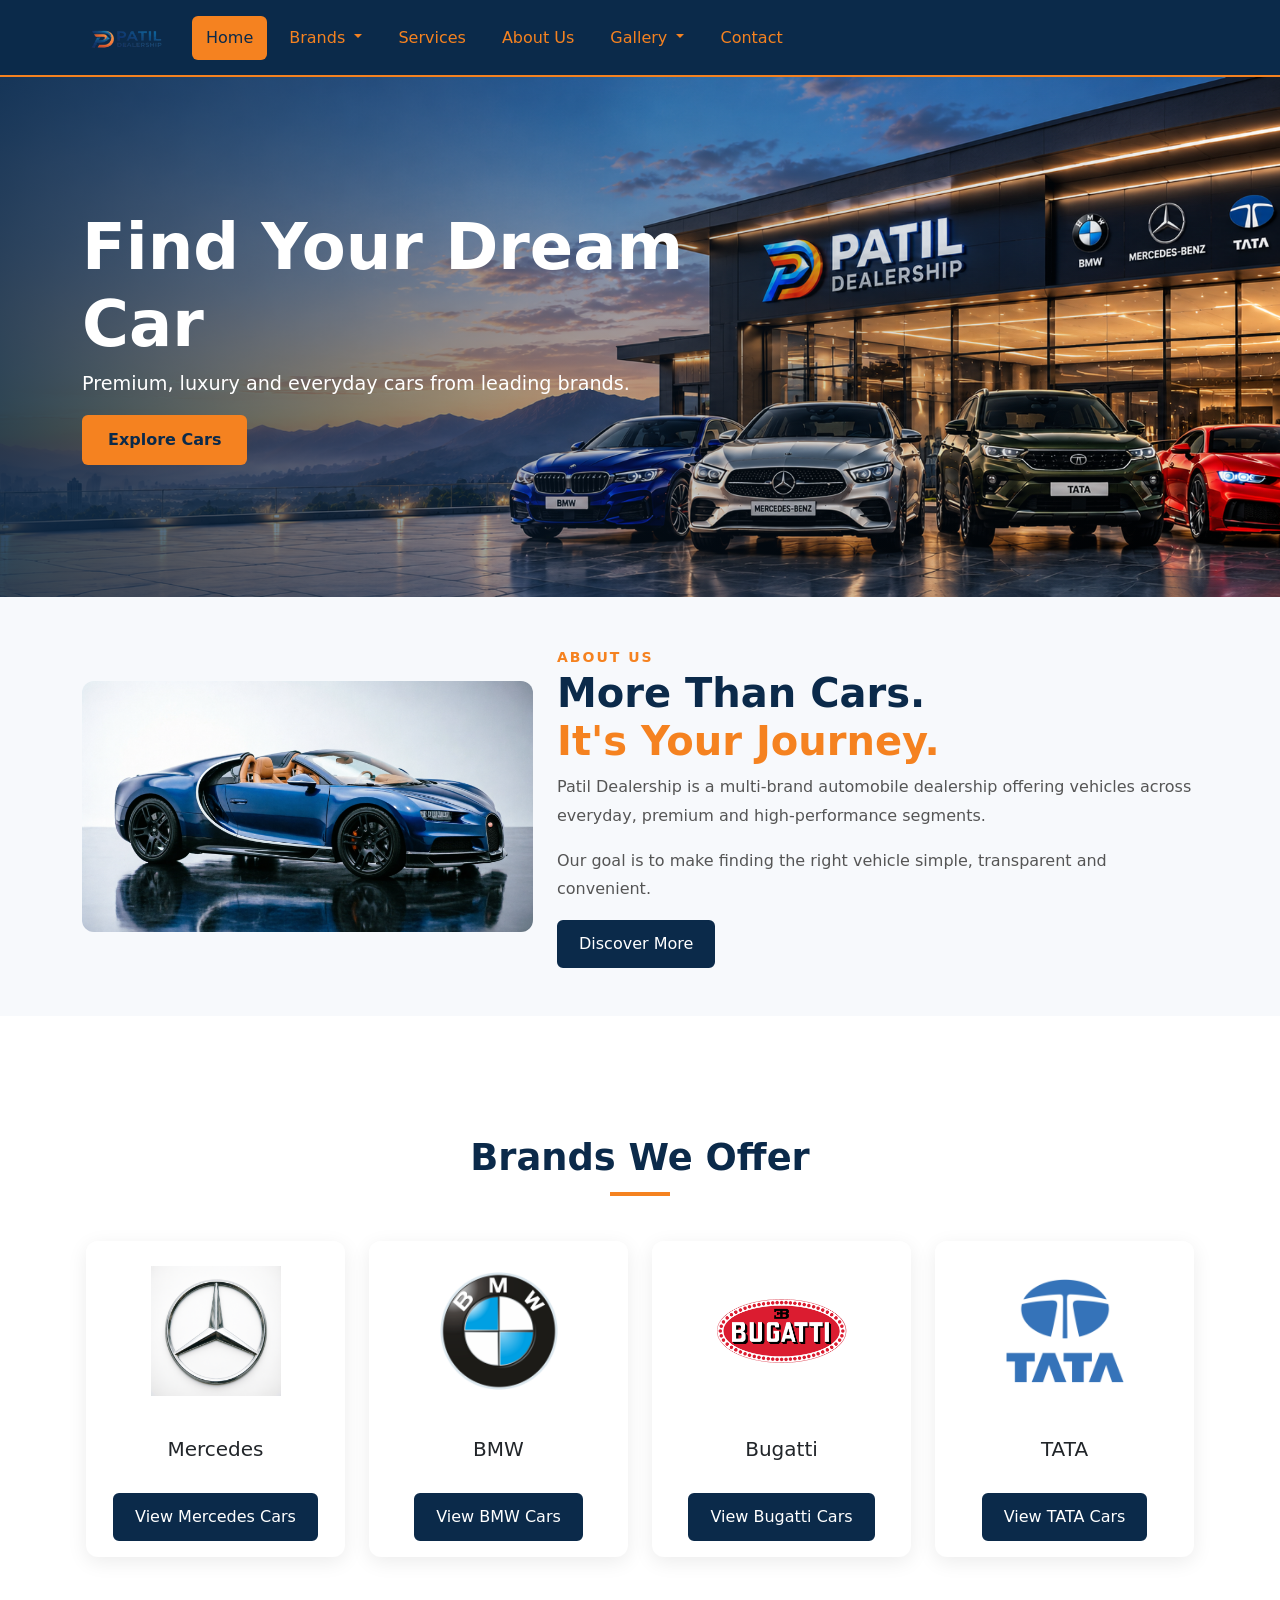
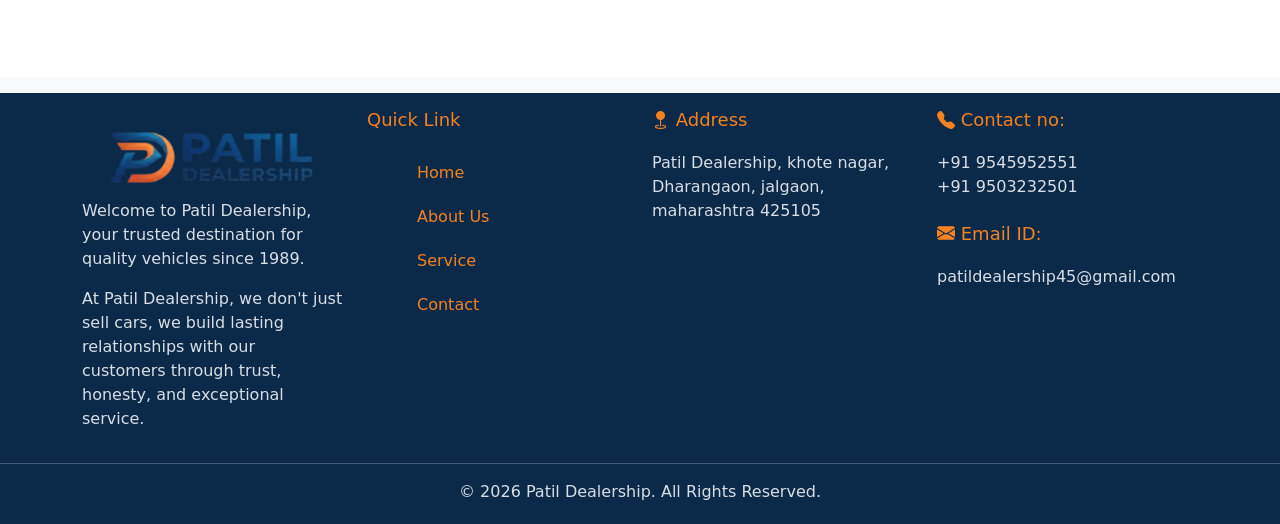
<file: index.html>
<!doctype html>
<html lang="en">
  <head>
    <meta charset="utf-8" />
    <meta name="viewport" content="width=device-width, initial-scale=1" />
    <title>Patil Dealership | Premium & Multi-Brand Cars</title>

    <link
      href="https://cdn.jsdelivr.net/npm/bootstrap@5.3.8/dist/css/bootstrap.min.css"
      rel="stylesheet"
      integrity="sha384-sRIl4kxILFvY47J16cr9ZwB07vP4J8+LH7qKQnuqkuIAvNWLzeN8tE5YBujZqJLB"
      crossorigin="anonymous"
    />

    <link
      rel="stylesheet"
      href="https://cdn.jsdelivr.net/npm/bootstrap-icons@1.13.1/font/bootstrap-icons.min.css"
    />

    <link rel="stylesheet" href="css/style.css" />
  </head>

  <body class="primary-bg">
    <header>
      <nav class="navbar navbar-expand-lg secondary-bg">
        <div class="container">
          <a class="navbar-brand" href="index.html"
            ><img src="images/logo.png" width="100"
          /></a>
          <button
            class="navbar-toggler third-bg"
            type="button"
            data-bs-toggle="collapse"
            data-bs-target="#navbarSupportedContent"
            aria-controls="navbarSupportedContent"
            aria-expanded="false"
            aria-label="Toggle navigation"
          >
            <span class="navbar-toggler-icon"></span>
          </button>
          <div class="collapse navbar-collapse" id="navbarSupportedContent">
            <ul class="navbar-nav me-auto mb-2 mb-lg-0">
              <li class="nav-item">
                <a
                  class="nav-link text-nav active-menu secondary-text"
                  href="index.html"
                  >Home</a
                >
              </li>
              <li class="nav-item dropdown">
                <a
                  class="nav-link text-nav dropdown-toggle secondary-text"
                  href="#"
                  role="button"
                  data-bs-toggle="dropdown"
                  aria-expanded="false"
                >
                  Brands
                </a>
                <ul class="dropdown-menu">
                  <li>
                    <a
                      class="dropdown-item text-nav secondary-text"
                      href="bmw.html"
                      >BMW</a
                    >
                  </li>
                  <li>
                    <a
                      class="dropdown-item text-nav secondary-text"
                      href="mercedes.html"
                      >Mercedes-Benz</a
                    >
                  </li>
                  <li>
                    <a
                      class="dropdown-item text-nav secondary-text"
                      href="bugatti.html"
                      >Bugatti</a
                    >
                  </li>
                  <li>
                    <a
                      class="dropdown-item text-nav secondary-text"
                      href="tata.html"
                      >Tata</a
                    >
                  </li>
                </ul>
              </li>

              <li class="nav-item">
                <a class="nav-link text-nav secondary-text" href="services.html"
                  >Services</a
                >
              </li>

              <li class="nav-item">
                <a class="nav-link text-nav secondary-text" href="about.html"
                  >About Us</a
                >
              </li>

              <li class="nav-item dropdown">
                <a
                  class="nav-link text-nav dropdown-toggle secondary-text"
                  href="#"
                  role="button"
                  data-bs-toggle="dropdown"
                  aria-expanded="false"
                >
                  Gallery
                </a>
                <ul class="dropdown-menu">
                  <li>
                    <a
                      class="dropdown-item text-nav secondary-text"
                      href="photo.html"
                      >Photo</a
                    >
                  </li>
                  <li>
                    <a
                      class="dropdown-item text-nav secondary-text"
                      href="video.html"
                      >Video</a
                    >
                  </li>
                </ul>
              </li>

              <li class="nav-item">
                <a class="nav-link text-nav secondary-text" href="contact.html"
                  >Contact</a
                >
              </li>
            </ul>
          </div>
        </div>
      </nav>
    </header>

    <main>
      <!-- hero section start -->
      <section class="hero">
        <img src="images/cover.png" alt="Patil Dealership" class="hero-img" />

        <div class="hero-overlay">
          <div class="container">
            <h1>Find Your Dream Car</h1>
            <p>Premium, luxury and everyday cars from leading brands.</p>

            <a href="#brands" class="btn hero-btn"> Explore Cars </a>
          </div>
        </div>
      </section>
      <!-- hero section end -->

      <!-- about section start -->
      <section class="about-preview py-5">
        <div class="container">
          <div class="row align-items-center">
            <div class="col-lg-5">
              <div class="about-image">
                <img
                  src="images/bugatti mistral2.png"
                  alt="Bugatti Mistral"
                  class="img-fluid"
                />
              </div>
            </div>

            <div class="col-lg-7">
              <span class="section-label">ABOUT US</span>

              <h2>
                More Than Cars.<br />
                <span>It's Your Journey.</span>
              </h2>

              <p>
                Patil Dealership is a multi-brand automobile dealership offering
                vehicles across everyday, premium and high-performance segments.
              </p>
              <p>
                Our goal is to make finding the right vehicle simple,
                transparent and convenient.
              </p>

              <a href="about.html" class="btn primary-btn"> Discover More </a>
            </div>
          </div>
        </div>
      </section>
      <!-- about section end -->

      <!-- Card Section start -->
      <section class="brands-section" id="brands">
        <div class="container p-3 mt-4">
          <div class="row">
            <h2 class="section-title">Brands We Offer</h2>
            <div class="col-12 col-sm-6 col-lg-3 mb-4">
              <div class="card brand-card">
                <img
                  src="images/Mercedes Logo.png"
                  class="card-img-top"
                  alt="mercedes logo"
                />
                <div class="card-body">
                  <h5 class="card-title align_center">Mercedes</h5>
                  <br />
                  <a href="mercedes.html" class="btn primary-btn"
                    >View Mercedes Cars</a
                  >
                </div>
              </div>
            </div>
            <div class="col-12 col-sm-6 col-lg-3 mb-4">
              <div class="card brand-card">
                <img
                  src="images/bmw logo.png"
                  class="card-img-top"
                  alt="BMW Logo"
                />
                <div class="card-body">
                  <h5 class="card-title align_center">BMW</h5>
                  <br />
                  <a href="bmw.html" class="btn primary-btn">View BMW Cars</a>
                </div>
              </div>
            </div>
            <div class="col-12 col-sm-6 col-lg-3 mb-4">
              <div class="card brand-card">
                <img
                  src="images/bugatti logo.png"
                  class="card-img-top"
                  alt="Bugatti Logo"
                />
                <div class="card-body">
                  <h5 class="card-title align_center">Bugatti</h5>
                  <br />
                  <a href="bugatti.html" class="btn primary-btn"
                    >View Bugatti Cars</a
                  >
                </div>
              </div>
            </div>
            <div class="col-12 col-sm-6 col-lg-3 mb-4">
              <div class="card brand-card">
                <img
                  src="images/Tata Logo.png"
                  class="card-img-top"
                  alt="Tata Logo"
                />
                <div class="card-body">
                  <h5 class="card-title">TATA</h5>
                  <br />
                  <a href="tata.html" class="btn primary-btn">View TATA Cars</a>
                </div>
              </div>
            </div>
          </div>
        </div>
      </section>
      <!-- Card Section end -->
    </main>

    <footer class="secondary-bg mt-3 pt-3">
      <div class="container">
        <div class="row">
          <div class="col-md-3 secondary-text">
            <img src="images/logo.png" alt="logo" class="img-fluid" />
            <p>
              Welcome to Patil Dealership, your trusted destination for quality
              vehicles since 1989.
            </p>
            <p>
              At Patil Dealership, we don't just sell cars, we build lasting
              relationships with our customers through trust, honesty, and
              exceptional service.
            </p>
          </div>
          <div class="col-md-3 secondary-text">
            <h2>Quick Link</h2>
            <ul class="list-style-none secondary-text">
              <li><a href="index.html" class="nav-link">Home</a></li>
              <li><a href="about.html" class="nav-link">About Us</a></li>
              <li><a href="services.html" class="nav-link">Service</a></li>
              <li><a href="contact.html" class="nav-link">Contact </a></li>
            </ul>
          </div>
          <div class="col-md-3 secondary-text">
            <h2><i class="bi bi-geo-fill"></i> Address</h2>
            <p>
              Patil Dealership, khote nagar, Dharangaon, jalgaon, maharashtra
              425105
            </p>
          </div>
          <div class="col-md-3 secondary-text">
            <h2><i class="bi bi-telephone-fill"></i> Contact no:</h2>
            <a href="tel:+919545952551">+91 9545952551</a><br />
            <a href="tel:+919503232501">+91 9503232501</a>
            <br /><br />
            <h2><i class="bi bi-envelope-fill"></i> Email ID:</h2>
            <a href="mailto:patildealership45@gmail.com"
              >patildealership45@gmail.com
            </a>
          </div>
        </div>
      </div>
      <div class="footer-bottom">
        <hr />
        <p class="text-center mb-0">
          © 2026 Patil Dealership. All Rights Reserved.
        </p>
      </div>
    </footer>

    <div class="bg-url()"></div>

    <script
      src="https://cdn.jsdelivr.net/npm/bootstrap@5.3.8/dist/js/bootstrap.bundle.min.js"
      integrity="sha384-FKyoEForCGlyvwx9Hj09JcYn3nv7wiPVlz7YYwJrWVcXK/BmnVDxM+D2scQbITxI"
      crossorigin="anonymous"
    ></script>
    
  </body>
</html>
</file>
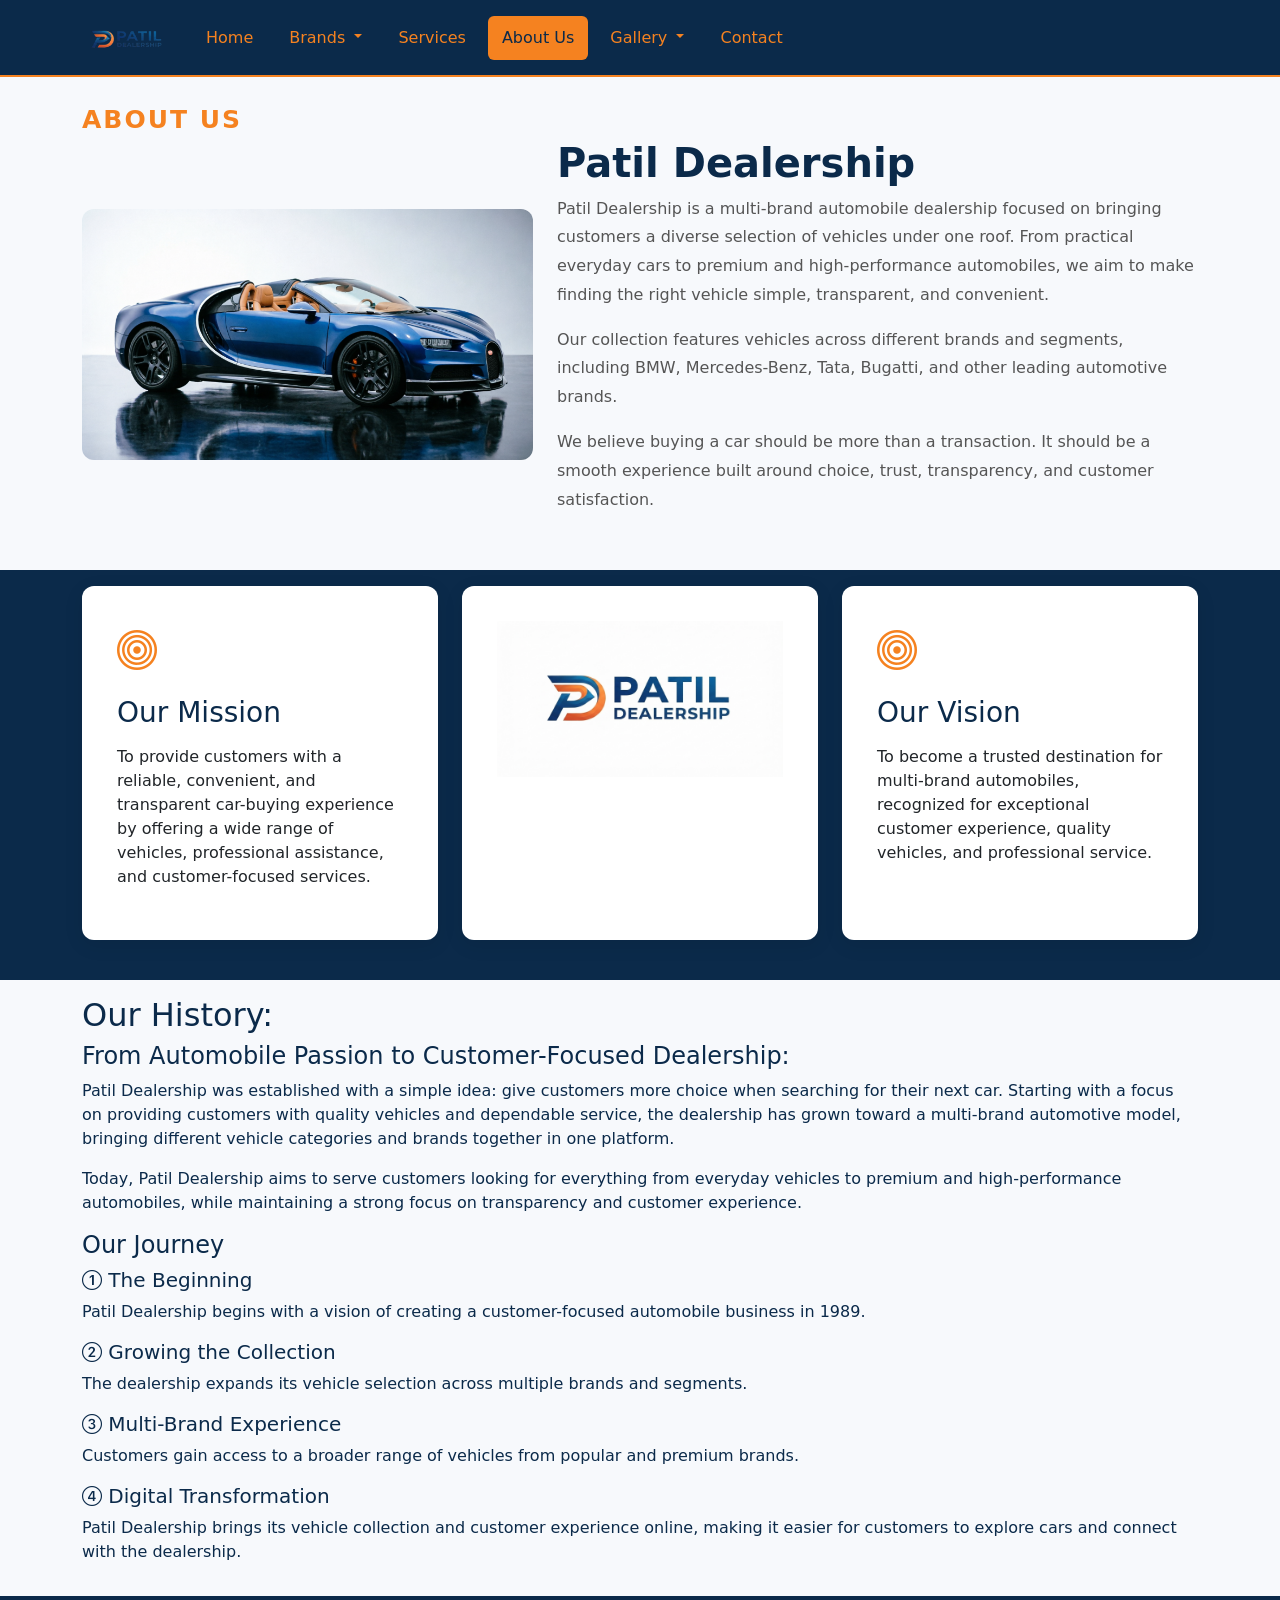
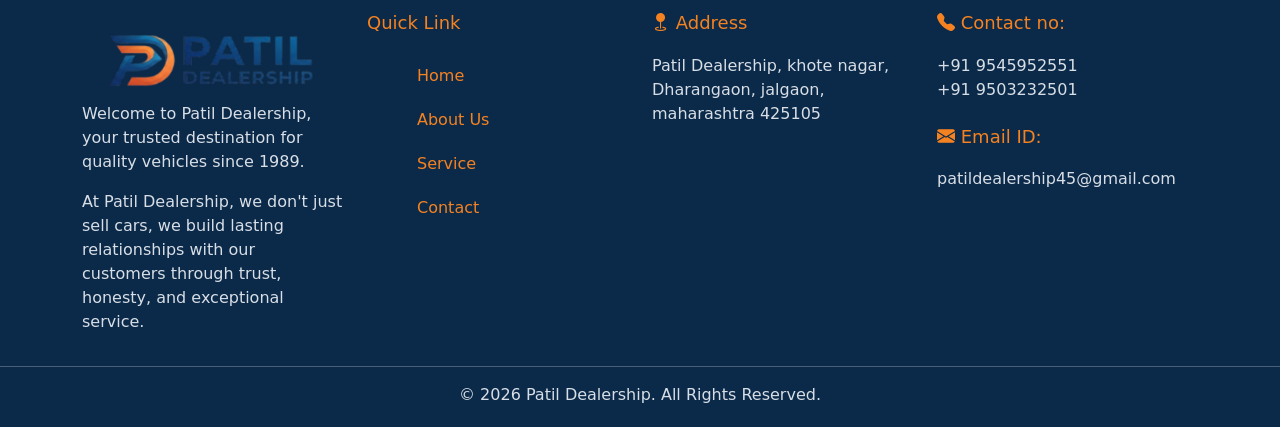
<file: about.html>
<!doctype html>
<html lang="en">
  <head>
    <meta charset="utf-8" />
    <meta name="viewport" content="width=device-width, initial-scale=1" />
    <title>About Us | Patil Dealership</title>

    <link
      href="https://cdn.jsdelivr.net/npm/bootstrap@5.3.8/dist/css/bootstrap.min.css"
      rel="stylesheet"
      integrity="sha384-sRIl4kxILFvY47J16cr9ZwB07vP4J8+LH7qKQnuqkuIAvNWLzeN8tE5YBujZqJLB"
      crossorigin="anonymous"
    />

    <link
      rel="stylesheet"
      href="https://cdn.jsdelivr.net/npm/bootstrap-icons@1.13.1/font/bootstrap-icons.min.css"
    />

    <link rel="stylesheet" href="css/style.css" />
  </head>
  <body class="primary-bg">
    <header>
      <nav class="navbar navbar-expand-lg secondary-bg">
        <div class="container">
          <a class="navbar-brand" href="#"
            ><img src="images/logo.png" width="100"
          /></a>
          <button
            class="navbar-toggler third-bg"
            type="button"
            data-bs-toggle="collapse"
            data-bs-target="#navbarSupportedContent"
            aria-controls="navbarSupportedContent"
            aria-expanded="false"
            aria-label="Toggle navigation"
          >
            <span class="navbar-toggler-icon"></span>
          </button>
          <div class="collapse navbar-collapse" id="navbarSupportedContent">
            <ul class="navbar-nav me-auto mb-2 mb-lg-0">
              <li class="nav-item">
                <a class="nav-link text-nav secondary-text" href="index.html"
                  >Home</a
                >
              </li>
              <li class="nav-item dropdown">
                <a
                  class="nav-link text-nav dropdown-toggle secondary-text"
                  href="#"
                  role="button"
                  data-bs-toggle="dropdown"
                  aria-expanded="false"
                >
                  Brands
                </a>
                <ul class="dropdown-menu">
                  <li>
                    <a
                      class="dropdown-item text-nav secondary-text"
                      href="bmw.html"
                      >BMW</a
                    >
                  </li>
                  <li>
                    <a
                      class="dropdown-item text-nav secondary-text"
                      href="mercedes.html"
                      >Mercedes-Benz</a
                    >
                  </li>
                  <li>
                    <a
                      class="dropdown-item text-nav secondary-text"
                      href="bugatti.html"
                      >Bugatti</a
                    >
                  </li>
                  <li>
                    <a
                      class="dropdown-item text-nav secondary-text"
                      href="tata.html"
                      >Tata</a
                    >
                  </li>
                </ul>
              </li>

              <li class="nav-item">
                <a class="nav-link text-nav secondary-text" href="services.html"
                  >Services</a
                >
              </li>

              <li class="nav-item">
                <a
                  class="nav-link text-nav secondary-text active-menu"
                  href="about.html"
                  >About Us</a
                >
              </li>

              <li class="nav-item dropdown">
                <a
                  class="nav-link text-nav dropdown-toggle secondary-text"
                  href="#"
                  role="button"
                  data-bs-toggle="dropdown"
                  aria-expanded="false"
                >
                  Gallery
                </a>
                <ul class="dropdown-menu">
                  <li>
                    <a
                      class="dropdown-item text-nav secondary-text"
                      href="photo.html"
                      >Photo</a
                    >
                  </li>
                  <li>
                    <a
                      class="dropdown-item text-nav secondary-text"
                      href="video.html"
                      >Video</a
                    >
                  </li>
                </ul>
              </li>

              <li class="nav-item">
                <a class="nav-link text-nav secondary-text" href="contact.html"
                  >Contact</a
                >
              </li>
            </ul>
          </div>
        </div>
      </nav>
    </header>

    <main>
      <!-- Section 1 about us start -->
      <section class="about-preview py-4">
        <div class="container">
          <span class="page-label">ABOUT US</span>
          <div class="row align-items-center">
            <div class="col-lg-5">
              <div class="about-image">
                <img
                  src="images/bugatti mistral2.png"
                  alt="Bugatti Mistral"
                  class="img-fluid"
                />
              </div>
            </div>

            <div class="col-lg-7">
              
              <h2>
                Patil Dealership<br />
                
              </h2>
              <p>
                Patil Dealership is a multi-brand automobile dealership focused
                on bringing customers a diverse selection of vehicles under one
                roof. From practical everyday cars to premium and
                high-performance automobiles, we aim to make finding the right
                vehicle simple, transparent, and convenient.
              </p>
              <p>
                Our collection features vehicles across different brands and
                segments, including BMW, Mercedes-Benz, Tata, Bugatti, and other
                leading automotive brands.
              </p>
              <p>
                We believe buying a car should be more than a transaction. It
                should be a smooth experience built around choice, trust,
                transparency, and customer satisfaction.
              </p>

            </div>
          </div>
        </div>
      </section>
      <!-- Section 1 about us start -->

      <!-- section 2 start -->
      <section class="mt-3 secondary-bg p-3">
        <div class="container">
          <div class="row">
            <div class="col-md-4 pb-4">
              <div class="info-card">
                <i class="bi bi-bullseye"></i>
                <h3>Our Mission</h3>
                <p>
                  To provide customers with a reliable, convenient, and
                  transparent car-buying experience by offering a wide range of
                  vehicles, professional assistance, and customer-focused
                  services.
                </p>
              </div>
            </div>
            <div class="col-md-4 pb-4">
              <div class="info-card">
                <img
                  src="images/1788269837958.png"
                  alt="LOGO"
                  class="img-fluid"
                />
              </div>
            </div>
            <div class="col-md-4 pb-4">
              <div class="info-card">
                <i class="bi bi-bullseye"></i>
                <h3>Our Vision</h3>
                <p>
                  To become a trusted destination for multi-brand automobiles,
                  recognized for exceptional customer experience, quality
                  vehicles, and professional service.
                </p>
              </div>
            </div>
            <!-- <div class="col-4 bg-warning ">
                            <h2>mission</h2>
                            <p>To provide customers with a reliable, convenient,
                                and transparent car-buying experience by
                                offering a wide range of vehicles, professional
                                assistance, and customer-focused services.</p>
                        </div>
                        <div class="col-4 bg-primary">
                            <img src="images/1788269837958.png" alt="LOGO"
                                class="img-fluid">
                        </div>
                        <div class="col-4 bg-success">
                            <h2>Our Vission</h2>
                            <p>To become a trusted destination for multi-brand
                                automobiles, recognized for exceptional customer
                                experience, quality vehicles, and professional
                                service.</p>
                        </div> -->
          </div>
        </div>
      </section>
      <!-- section 2 start -->

      <!-- section 3 history start -->
      <section class="mt-3">
        <div class="container">
          <div class="row">
            <div class="col-md-12 primary-text">
              <h2>Our History:</h2>
              <h4>From Automobile Passion to Customer-Focused Dealership:</h4>
              <p>
                Patil Dealership was established with a simple idea: give
                customers more choice when searching for their next car.
                Starting with a focus on providing customers with quality
                vehicles and dependable service, the dealership has grown toward
                a multi-brand automotive model, bringing different vehicle
                categories and brands together in one platform.
              </p>
              <p>
                Today, Patil Dealership aims to serve customers looking for
                everything from everyday vehicles to premium and
                high-performance automobiles, while maintaining a strong focus
                on transparency and customer experience.
              </p>

              <h4>Our Journey</h4>

              <h5><i class="bi bi-1-circle"></i> The Beginning</h5>
              <p>
                Patil Dealership begins with a vision of creating a
                customer-focused automobile business in 1989.
              </p>

              <h5><i class="bi bi-2-circle"></i> Growing the Collection</h5>
              <p>
                The dealership expands its vehicle selection across multiple
                brands and segments.
              </p>

              <h5><i class="bi bi-3-circle"></i> Multi-Brand Experience</h5>
              <p>
                Customers gain access to a broader range of vehicles from
                popular and premium brands.
              </p>

              <h5><i class="bi bi-4-circle"></i> Digital Transformation</h5>
              <p>
                Patil Dealership brings its vehicle collection and customer
                experience online, making it easier for customers to explore
                cars and connect with the dealership.
              </p>
            </div>
          </div>
        </div>
      </section>
      <!-- section 3 history start -->
    </main>

    <footer class="secondary-bg mt-3 pt-3">
      <div class="container">
        <div class="row">
          <div class="col-md-3 secondary-text">
            <img src="images/logo.png" alt="logo" class="img-fluid" />
            <p>
              Welcome to Patil Dealership, your trusted destination for quality
              vehicles since 1989.
            </p>
            <p>
              At Patil Dealership, we don't just sell cars, we build lasting
              relationships with our customers through trust, honesty, and
              exceptional service.
            </p>
          </div>
          <div class="col-md-3 secondary-text">
            <h2>Quick Link</h2>
            <ul class="list-style-none secondary-text">
              <li><a href="index.html" class="nav-link">Home</a></li>
              <li><a href="about.html" class="nav-link">About Us</a></li>
              <li><a href="services.html" class="nav-link">Service</a></li>
              <li><a href="contact.html" class="nav-link">Contact </a></li>
            </ul>
          </div>
          <div class="col-md-3 secondary-text">
            <h2><i class="bi bi-geo-fill"></i> Address</h2>
            <p>
              Patil Dealership, khote nagar, Dharangaon, jalgaon, maharashtra
              425105
            </p>
          </div>
          <div class="col-md-3 secondary-text">
            <h2><i class="bi bi-telephone-fill"></i> Contact no:</h2>
            <a href="tel:+919545952551">+91 9545952551</a><br>
            <a href="tel:+919503232501">+91 9503232501</a>
                        <br><br>
                        <h2><i class="bi bi-envelope-fill"></i> Email ID:</h2>
            <a href="mailto:patildealership45@gmail.com">patildealership45@gmail.com </a>
          </div>
        </div>
      </div>
    <div class="footer-bottom">
                <hr>
                <p class="text-center mb-0">
                    © 2026 Patil Dealership. All Rights Reserved.
                </p>
            </div>
        </footer>

    <script
      src="https://cdn.jsdelivr.net/npm/bootstrap@5.3.8/dist/js/bootstrap.bundle.min.js"
      integrity="sha384-FKyoEForCGlyvwx9Hj09JcYn3nv7wiPVlz7YYwJrWVcXK/BmnVDxM+D2scQbITxI"
      crossorigin="anonymous"
    ></script>
  </body>
</html>
</file>
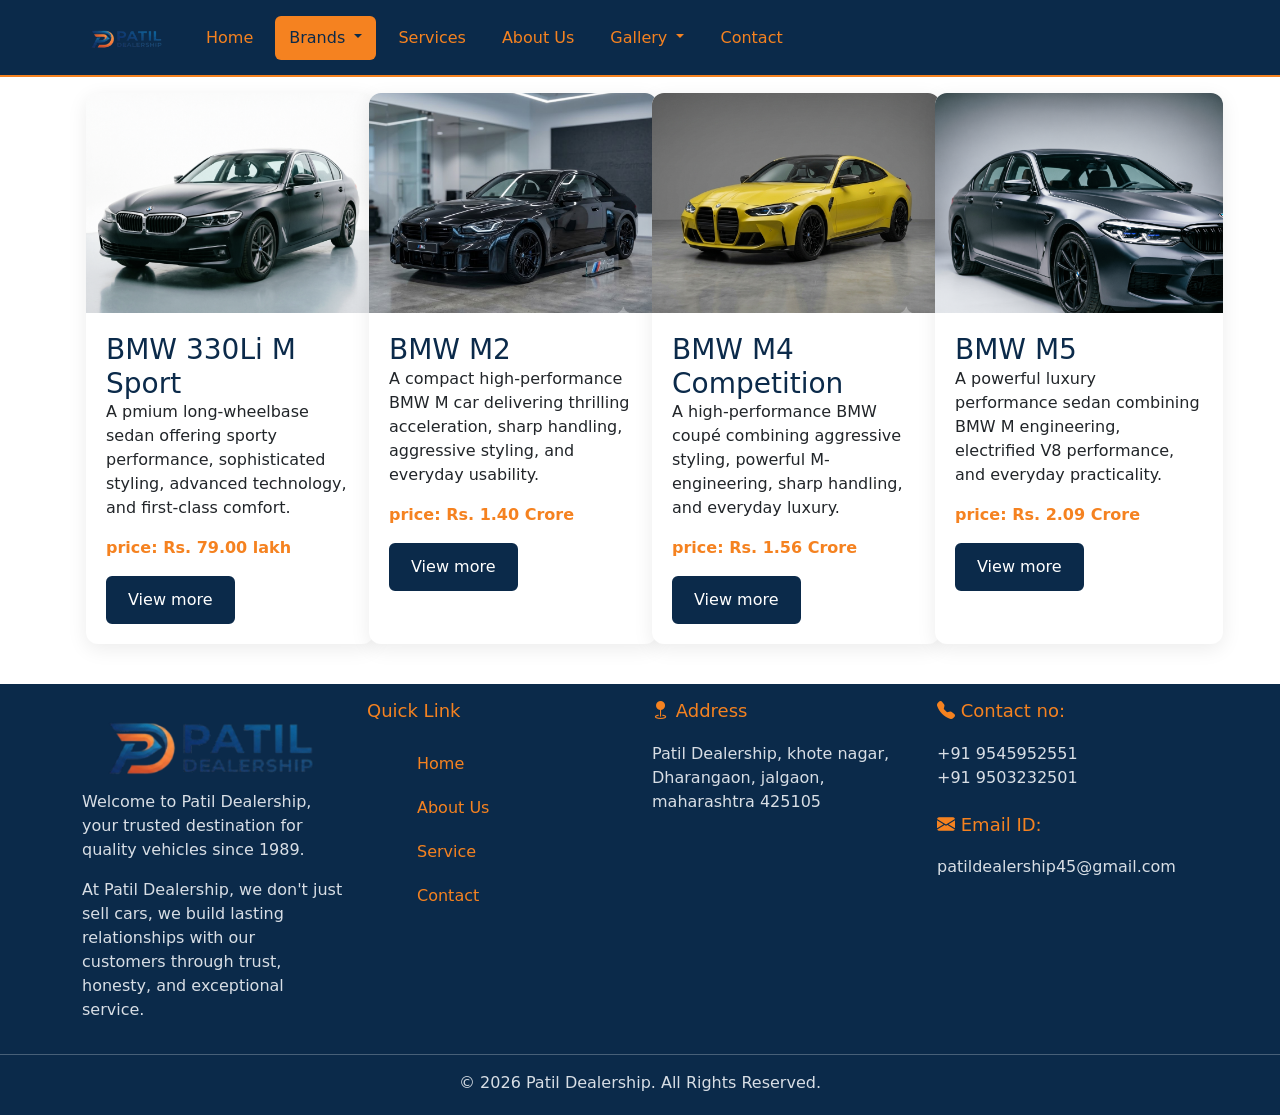
<file: bmw.html>
<!doctype html>
<html lang="en">

<head>
    <meta charset="utf-8">
    <meta name="viewport" content="width=device-width, initial-scale=1">
    <title>BMW</title>

    <link href="https://cdn.jsdelivr.net/npm/bootstrap@5.3.8/dist/css/bootstrap.min.css" rel="stylesheet"
        integrity="sha384-sRIl4kxILFvY47J16cr9ZwB07vP4J8+LH7qKQnuqkuIAvNWLzeN8tE5YBujZqJLB" crossorigin="anonymous">

    <link rel="stylesheet" href="https://cdn.jsdelivr.net/npm/bootstrap-icons@1.13.1/font/bootstrap-icons.min.css">

    <link rel="stylesheet" href="css/style.css">
</head>

<body class="page-bg ">
    <header>
        <nav class="navbar navbar-expand-lg secondary-bg">
            <div class="container">
                <a class="navbar-brand" href="#"><img src="images/logo.png" width="100"></a>
                <button class="navbar-toggler third-bg" type="button" data-bs-toggle="collapse"
                    data-bs-target="#navbarSupportedContent" aria-controls="navbarSupportedContent"
                    aria-expanded="false" aria-label="Toggle navigation">
                    <span class="navbar-toggler-icon"></span>
                </button>
                <div class="collapse navbar-collapse" id="navbarSupportedContent">
                    <ul class="navbar-nav me-auto mb-2 mb-lg-0">
                        <li class="nav-item ">
                            <a class="nav-link text-nav secondary-text" href="index.html">Home</a>
                        </li>

                        <li class="nav-item dropdown">
                            <a class="nav-link text-nav dropdown-toggle secondery-tex active-menu" href="#"
                                role="button" data-bs-toggle="dropdown" aria-expanded="false">
                                Brands
                            </a>
                            <ul class="dropdown-menu">
                                <li><a class="dropdown-item text-nav secondary-text" href="bmw.html">BMW</a></li>
                                <li><a class="dropdown-item text-nav secondary-text"
                                        href="mercedes.html">Mercedes-Benz</a></li>
                                <li><a class="dropdown-item text-nav secondary-text" href="bugatti.html">Bugatti</a>
                                </li>
                                <li><a class="dropdown-item text-nav secondary-text" href="tata.html">Tata</a></li>
                            </ul>
                        </li>
                        </li>



                        <li class="nav-item">
                            <a class="nav-link text-nav secondary-text" href="services.html">Services</a>
                        </li>

                        <li class="nav-item ">
                            <a class="nav-link text-nav secondary-text" href="about.html">About
                                Us</a>
                        </li>

                        <li class="nav-item dropdown">
                            <a class="nav-link text-nav dropdown-toggle  secondary-text" href="#" role="button"
                                data-bs-toggle="dropdown" aria-expanded="false">
                                Gallery
                            </a>
                            <ul class="dropdown-menu">
                                <li><a class="dropdown-item text-nav  secondary-text" href="photo.html">Photo</a></li>
                                <li><a class="dropdown-item text-nav  secondary-text" href="video.html">Video</a></li>
                            </ul>
                        </li>

                        <li class="nav-item">
                            <a class="nav-link text-nav secondary-text " href="contact.html">Contact</a>
                        </li>


                    </ul>
                </div>
            </div>
        </nav>
    </header>

    <main>
        <section>
            <div class="container p-3">
                <div class="row">
                    <div class="col-md-3 mb-2">
                        <div class="car-card" style="width: 18rem;">
                            <img src="images/BMW 330 Li .png" class="card-img-top" alt="BMW M2">
                            <div class="car-card-body">
                                <h3 class="card-title">BMW 330Li M Sport</h3>
                                <p class="card-text">A pmium long-wheelbase sedan offering sporty performance,
                                    sophisticated styling, advanced technology, and first-class comfort.</p>
                                    <p class="car-price">price: Rs. 79.00 lakh</p>
                                <button type="button" class="btn primary-btn" data-bs-toggle="modal"
                                    data-bs-target="#BMW_330_Li">
                                    View more
                                </button>
                            </div>
                        </div>
                    </div>
                    <div class="col-md-3 mb-2 ">
                        <div class="car-card" style="width: 18rem;">
                            <img src="images/BMW M2.png" class="card-img-top" alt="BMW M2">
                            <div class="car-card-body">
                                <h3 class="card-title">BMW M2</h3>
                                <p class="card-text">A compact high-performance BMW M car delivering thrilling
                                    acceleration, sharp handling, aggressive styling, and everyday usability.</p>
                                <p class="car-price">price: Rs. 1.40 Crore</p>
                                <button type="button" class="btn primary-btn" data-bs-toggle="modal"
                                    data-bs-target="#BMW_M2">
                                    View more
                                </button>
                            </div>
                        </div>
                    </div>
                    <div class="col-md-3 mb-2">
                        <div class="car-card" style="width: 18rem;">
                            <img src="images/BMW M4.png" class="card-img-top" alt="BMW M2">
                            <div class="car-card-body">
                                <h3 class="card-title">BMW M4 Competition</h3>
                                <p class="card-text">A high-performance BMW coupé combining aggressive styling, powerful M-engineering, sharp handling, and everyday luxury.</p>
                                <p class="car-price">price: Rs. 1.56 Crore</p>
                                <button type="button" class="btn primary-btn" data-bs-toggle="modal"
                                    data-bs-target="#BMW_M4">
                                    View more
                                </button>
                            </div>
                        </div>
                    </div>
                    <div class="col-md-3 mb-2">
                        <div class="car-card" style="width: 18rem;">
                            <img src="images/BMW M5.png" class="card-img-top" alt="BMW M2">
                            <div class="car-card-body">
                                <h3 class="card-title">BMW M5</h3>
                                <p class="card-text">A powerful luxury performance sedan combining BMW M engineering, electrified V8 performance, and everyday practicality.</p>
                                <p class="car-price">price: Rs. 2.09 Crore</p>
                                <button type="button" class="btn primary-btn" data-bs-toggle="modal"
                                    data-bs-target="#BMW_M5">
                                    View more
                                </button>
                            </div>
                        </div>
                    </div>
                </div>
            </div>
        </section>

        <!-- Modal -->
        <div class="modal fade" id="BMW_330_Li" tabindex="-1" aria-labelledby="exampleModalLabel" aria-hidden="true">
            <div class="modal-dialog modal-dialog-scrollable modal-xl">
                <div class="modal-content">
                    <div class="modal-header secondary-bg ">
                        <h1 class="modal-title fs-5 secondary-text" id="exampleModalLabel">BMW M4 Competition</h1>
                        <button type="button" class="btn-close third-bg" data-bs-dismiss="modal"
                            aria-label="Close"></button>
                    </div>
                    <div class="modal-body">
                        <div class="container">
                            <div class="row">
                                <div class="col-md-6 mb-3">
                                    <img src="images/BMW 330 Li .png" class="img-fluid img-radius">
                                </div>
                                <div class="col-md-6">
                                    <h3>BMW 330Li M Sport</h3>
                                    <ul>
                                        <li>Engine: 2.0L TwinPower Turbo 4-Cylinder</li>
                                        <li>Power: 255 HP</li>
                                        <li>Torque: 400 Nm</li>
                                        <li>0–100 km/h: 5.9 seconds</li>
                                        <li>Top Speed: 250 km/h</li>
                                        <li>Transmission: 8-Speed Steptronic Automatic</li>
                                        <li>Drive: Rear-Wheel Drive</li>
                                        <li>Fuel: Petrol</li>
                                        <li>Seats: 5</li>
                                        <li>Body: Luxury Sedan</li>
                                        <li class="car-price">Price: Rs. 79.00 Lakh</li>
                                    </ul>
                                </div>
                                <div class="col-md-4">
                                    <img src="images/BMW 330 Li 1.png" class="img-fluid">
                                </div>
                                <div class="col-md-4">
                                    <img src="images/BMW 330 Li 2.png" class="img-fluid ">
                                </div>
                                <div class="col-md-4">
                                    <img src="images/BMW 330 Li 3.png" class="img-fluid">
                                </div>
                            </div>
                        </div>
                    </div>
                    <div class="modal-footer secondary-bg">
                        <!-- <button type="button" class="btn primary-btn"
                                data-bs-dismiss="modal">Book meating</button> -->
                        <button type="button" class="btn primary-btn" data-bs-toggle="modal"
                            data-bs-target="#book_meating">
                            Book meating
                        </button>
                    </div>
                </div>
            </div>
        </div>

        <div class="modal fade" id="BMW_M2" tabindex="-1" aria-labelledby="exampleModalLabel" aria-hidden="true">
            <div class="modal-dialog modal-dialog-scrollable modal-xl">
                <div class="modal-content">
                    <div class="modal-header secondary-bg ">
                        <h1 class="modal-title fs-5 secondary-text" id="exampleModalLabel">BMW M2</h1>
                        <button type="button" class="btn-close third-bg" data-bs-dismiss="modal"
                            aria-label="Close"></button>
                    </div>
                    <div class="modal-body">
                        <div class="container">
                            <div class="row">
                                <div class="col-md-6 mb-3">
                                    <img src="images/BMW M2.png" class="img-fluid img-radius">
                                </div>
                                <div class="col-md-6">
                                    <h3>BMW M2</h3>
                                    <ul>
                                        <li>Engine: 3.0L Twin-Turbocharged Inline-6</li>
                                        <li>Power: 473 HP</li>
                                        <li>Torque: 600 Nm</li>
                                        <li>0–100 km/h: 4.1 seconds</li>
                                        <li>Top Speed: 250 km/h</li>
                                        <li>Transmission: 8-Speed Automatic</li>
                                        <li>Drive: Rear-Wheel Drive</li>
                                        <li>Fuel: Petrol</li>
                                        <li>Seats: 4</li>
                                        <li>Body: Sports Coupe</li>
                                        <li class="car-price">price: Rs. 1.40 Crore</li>
                                    </ul>
                                </div>
                                <div class="col-md-4">
                                    <img src="images/BMW M2 1.png" class="img-fluid">
                                </div>
                                <div class="col-md-4">
                                    <img src="images/BMW M2 2.png" class="img-fluid ">
                                </div>
                                <div class="col-md-4">
                                    <img src="images/BMW M5 3.png" class="img-fluid">
                                </div>
                            </div>
                        </div>
                    </div>
                    <div class="modal-footer secondary-bg">
                        <button type="button" class="btn primary-btn" data-bs-toggle="modal"
                            data-bs-target="#book_meating">
                            Book Meating
                        </button>
                    </div>
                </div>
            </div>
        </div>

        <div class="modal fade" id="BMW_M4" tabindex="-1" aria-labelledby="exampleModalLabel" aria-hidden="true">
            <div class="modal-dialog modal-dialog-scrollable modal-xl">
                <div class="modal-content">
                    <div class="modal-header secondary-bg ">
                        <h1 class="modal-title fs-5 secondary-text" id="exampleModalLabel">BMW M4 Competition</h1>
                        <button type="button" class="btn-close third-bg" data-bs-dismiss="modal"
                            aria-label="Close"></button>
                    </div>
                    <div class="modal-body">
                        <div class="container">
                            <div class="row">
                                <div class="col-md-6 mb-3">
                                    <img src="images/BMW M4.png" class="img-fluid img-radius">
                                </div>
                                <div class="col-md-6">
                                    <h3>BMW M4 Competition</h3>
                                    <ul>
                                        <li>Engine: 3.0L Twin-Turbocharged Inline-6</li>
                                        <li>Power: 503 HP</li>
                                        <li>Torque: 650 Nm</li>
                                        <li>0–100 km/h: 3.9 seconds</li>
                                        <li>Top Speed: 250 km/h</li>
                                        <li>Transmission: 8-Speed Automatic</li>
                                        <li>Drive: Rear-Wheel Drive</li>
                                        <li>Fuel: Petrol</li>
                                        <li>Seats: 5</li>
                                        <li>Body: Sports Coupe</li>
                                        <li class="car-price">Price: Rs. 1.56 Crore</li>
                                    </ul>
                                    
                                        
                                        
                                </div>
                                <div class="col-md-4">
                                    <img src="images/BMW M4 1.png" class="img-fluid">
                                </div>
                                <div class="col-md-4">
                                    <img src="images/BMW M4 2.png" class="img-fluid ">
                                </div>
                                <div class="col-md-4">
                                    <img src="images/BMW M4 3.png" class="img-fluid">
                                </div>
                            </div>
                        </div>
                    </div>
                    <div class="modal-footer secondary-bg">
                        <button type="button" class="btn primary-btn" data-bs-toggle="modal"
                            data-bs-target="#book_meating">
                            Book meating
                        </button>
                    </div>
                </div>
            </div>
        </div>

        <div class="modal fade" id="BMW_M5" tabindex="-1" aria-labelledby="exampleModalLabel" aria-hidden="true">
            <div class="modal-dialog modal-dialog-scrollable modal-xl">
                <div class="modal-content">
                    <div class="modal-header secondary-bg ">
                        <h1 class="modal-title fs-5 secondary-text" id="exampleModalLabel">BMW M5</h1>
                        <button type="button" class="btn-close third-bg" data-bs-dismiss="modal"
                            aria-label="Close"></button>
                    </div>
                    <div class="modal-body">
                        <div class="container">
                            <div class="row">
                                <div class="col-md-6 mb-3">
                                    <img src="images/BMW M5.png" class="img-fluid img-radius">
                                </div>
                                <div class="col-md-6">
                                    <h3>BMW M5 </h3>
                                    <ul>
                                        <li>Engine: 4.4L Twin-Turbo V8 + Electric Motor</li>
                                        <li>Power: 717 HP</li>
                                        <li>Torque: 1,000 Nm</li>
                                        <li>0–100 km/h: 3.5 seconds</li>
                                        <li>Top Speed: 305 km/h</li>
                                        <li>Transmission: 8-Speed M Steptronic</li>
                                        <li>Drive: M xDrive AWD</li>
                                        <li>Fuel: Plug-in Hybrid</li>
                                        <li>Seats: 5</li>
                                        <li>Body: Performance Sedan</li>
                                        <li class="car-price">Price: Rs. 2.09 Crore</li>
                                    </ul>
                                </div>
                                <div class="col-md-4">
                                    <img src="images/BMW M5 1.png" class="img-fluid">
                                </div>
                                <div class="col-md-4">
                                    <img src="images/BMW M5 3.png" class="img-fluid ">
                                </div>
                                <div class="col-md-4">
                                    <img src="images/BMW M5 2.png" class="img-fluid">
                                </div>
                            </div>
                        </div>
                    </div>
                    <div class="modal-footer secondary-bg">
                        <button type="button" class="btn primary-btn" data-bs-toggle="modal"
                            data-bs-target="#book_meating">
                            Book meating
                        </button>
                    </div>
                </div>
            </div>
        </div>

        <!-- meating booking model -->
        <div class="modal fade" id="book_meating" tabindex="-1" aria-labelledby="exampleModalLabel" aria-hidden="true">
            <div class="modal-dialog modal-dialog-scrollable modal-lg">
                <div class="modal-content">
                    <div class="modal-header secondary-bg ">
                        <h1 class="modal-title fs-5 secondary-text" id="exampleModalLabel">book meation</h1>
                        <button type="button" class="btn-close third-bg" data-bs-dismiss="modal"
                            aria-label="Close"></button>
                    </div>
                    <div class="modal-body">
                        <div class="container">
                            <div class="row">
                                <form id="myForm">
                                    <div class="mb-3">
                                        <label for="exampleFormControlInput1" class="form-label secondary-text">Full
                                            Name</label>
                                        <input id="nameInput" type="text" class="form-control" placeholder="Enter Full Name :">
                                    </div>
                                    <div class="mb-3">
                                        <label for="exampleFormControlInput1" class="form-label secondary-text">Email
                                            address</label>
                                        <input type="email" class="form-control" placeholder="example@gmail.com">
                                    </div>
                                    <div class="mb-3">
                                        <label for="exampleFormControlInput1" class="form-label secondary-text">Select
                                            Date and
                                            time</label>
                                        <input type="datetime-local" class="form-control">
                                    </div>
                                    <div class="mb-3">
                                        <label for="exampleFormControlTextarea1 "
                                            class="form-label secondary-text">Comente</label>
                                        <textarea class="form-control" id="exampleFormControlTextarea1"
                                            rows="3"></textarea>
                                    </div>
                                </form>
                            </div>
                        </div>
                    </div>

                    <div class="modal-footer secondary-bg">
                        <button id="bookMeetingBtn" type="button" class="btn primary-btn" data-bs-dismiss="modal">Book meating</button>
                       
                    </div>
                </div>
            </div>
        </div>
        <!-- meating booking model -->
    </main>

    <footer class="secondary-bg mt-3 pt-3">
        <div class="container">
            <div class="row">
                <div class="col-md-3 secondary-text">
                    <img src="images/logo.png" alt="logo" class="img-fluid">
                    <p>Welcome to Patil Dealership, your trusted destination
                        for quality vehicles since 1989. </p>
                    <p>At Patil
                        Dealership, we don't just sell cars, we build
                        lasting relationships with our customers through
                        trust, honesty, and exceptional service.</p>
                </div>
                <div class="col-md-3 secondary-text">
                    <h2>Quick Link</h2>
                    <ul class="list-style-none secondary-text">
                        <li><a href="index.html" class="nav-link">Home</a></li>
                        <li><a href="about.html" class="nav-link">About
                                Us</a></li>
                        <li><a href="services.html" class="nav-link">Service</a></li>
                        <li><a href="contact.html" class="nav-link">Contact
                            </a></li>
                    </ul>
                </div>
                <div class="col-md-3 secondary-text">
                    <h2><i class="bi bi-geo-fill"></i> Address </h2>
                    <p> Patil Dealership, khote nagar, Dharangaon, jalgaon, maharashtra 425105</p>
                </div>
                <div class="col-md-3 secondary-text">

                    <h2><i class="bi bi-telephone-fill"></i> Contact no:</h2>
                    <a href="tel:+919545952551">+91 9545952551</a><br>
                        <a href="tel:+919503232501">+91 9503232501</a>
                        <br><br>
                        <h2><i class="bi bi-envelope-fill"></i> Email ID:</h2>
                    <a href="mailto:patildealership45@gmail.com">patildealership45@gmail.com </a>
                </div>
            </div>
        </div>
    <div class="footer-bottom">
                <hr>
                <p class="text-center mb-0">
                    © 2026 Patil Dealership. All Rights Reserved.
                </p>
            </div>
        </footer>

   

        <script>
            document.getElementById("bookMeetingBtn").addEventListener("click", function() {
                let name = document.getElementById("nameInput").value;

                if (name.trim() === "") {
                    alert("Please enter your name!");
                    return;
                }

                alert("Thank you " + name + ", Your Meating is Booked ");
            });
        </script>

    <script src="https://cdn.jsdelivr.net/npm/bootstrap@5.3.8/dist/js/bootstrap.bundle.min.js"
        integrity="sha384-FKyoEForCGlyvwx9Hj09JcYn3nv7wiPVlz7YYwJrWVcXK/BmnVDxM+D2scQbITxI"
        crossorigin="anonymous"></script>

</body>
</html>
</file>
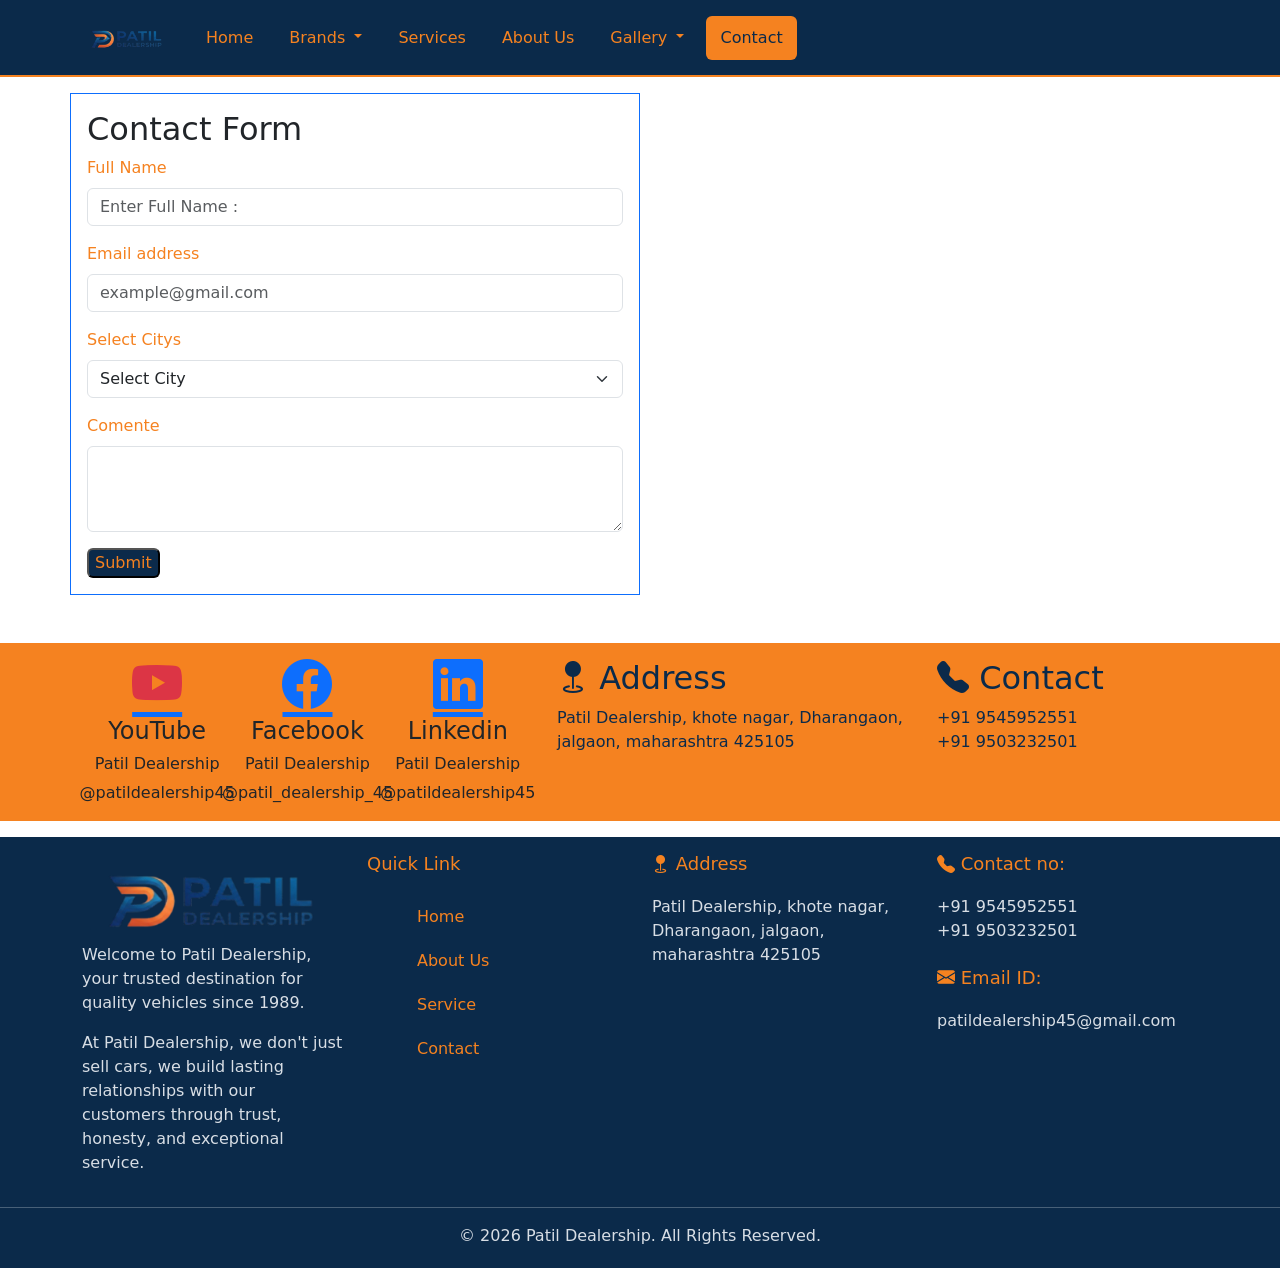
<file: contact.html>
<!doctype html>
<html lang="en">
  <head>
    <meta charset="utf-8" />
    <meta name="viewport" content="width=device-width, initial-scale=1" />
    <title>Contact | Patil Dealership</title>

    <link
      href="https://cdn.jsdelivr.net/npm/bootstrap@5.3.8/dist/css/bootstrap.min.css"
      rel="stylesheet"
      integrity="sha384-sRIl4kxILFvY47J16cr9ZwB07vP4J8+LH7qKQnuqkuIAvNWLzeN8tE5YBujZqJLB"
      crossorigin="anonymous"
    />

    <link
      rel="stylesheet"
      href="https://cdn.jsdelivr.net/npm/bootstrap-icons@1.13.1/font/bootstrap-icons.min.css"
    />

    <link rel="stylesheet" href="css/style.css" />
  </head>
  <body class="page-bg">
    <header>
      <nav class="navbar navbar-expand-lg secondary-bg">
        <div class="container">
          <a class="navbar-brand" href="#"
            ><img src="images/logo.png" width="100"
          /></a>
          <button
            class="navbar-toggler third-bg"
            type="button"
            data-bs-toggle="collapse"
            data-bs-target="#navbarSupportedContent"
            aria-controls="navbarSupportedContent"
            aria-expanded="false"
            aria-label="Toggle navigation"
          >
            <span class="navbar-toggler-icon"></span>
          </button>
          <div class="collapse navbar-collapse" id="navbarSupportedContent">
            <ul class="navbar-nav me-auto mb-2 mb-lg-0">
              <li class="nav-item">
                <a class="nav-link text-nav secondary-text" href="index.html"
                  >Home</a
                >
              </li>
              <li class="nav-item dropdown">
                <a
                  class="nav-link text-nav dropdown-toggle secondary-text"
                  href="#"
                  role="button"
                  data-bs-toggle="dropdown"
                  aria-expanded="false"
                >
                  Brands
                </a>
                <ul class="dropdown-menu">
                  <li>
                    <a
                      class="dropdown-item text-nav secondary-text"
                      href="bmw.html"
                      >BMW</a
                    >
                  </li>
                  <li>
                    <a
                      class="dropdown-item text-nav secondary-text"
                      href="mercedes.html"
                      >Mercedes-Benz</a
                    >
                  </li>
                  <li>
                    <a
                      class="dropdown-item text-nav secondary-text"
                      href="bugatti.html"
                      >Bugatti</a
                    >
                  </li>
                  <li>
                    <a
                      class="dropdown-item text-nav secondary-text"
                      href="tata.html"
                      >Tata</a
                    >
                  </li>
                </ul>
              </li>

              <li class="nav-item">
                <a class="nav-link text-nav secondary-text" href="services.html"
                  >Services</a
                >
              </li>

              <li class="nav-item">
                <a class="nav-link text-nav secondary-text" href="about.html"
                  >About Us</a
                >
              </li>

              <li class="nav-item dropdown">
                <a
                  class="nav-link text-nav dropdown-toggle secondary-text"
                  href="#"
                  role="button"
                  data-bs-toggle="dropdown"
                  aria-expanded="false"
                >
                  Gallery
                </a>
                <ul class="dropdown-menu">
                  <li>
                    <a
                      class="dropdown-item text-nav secondary-text"
                      href="photo.html"
                      >Photo</a
                    >
                  </li>
                  <li>
                    <a
                      class="dropdown-item text-nav secondary-text"
                      href="video.html"
                      >Video</a
                    >
                  </li>
                </ul>
              </li>

              <li class="nav-item">
                <a
                  class="nav-link text-nav secondary-text active-menu"
                  href="contact.html"
                  >Contact</a
                >
              </li>
            </ul>
          </div>
        </div>
      </nav>
    </header>

    <main>
      <section class="mt-3 mb-5">
        <div class="container">
          <div class="row">
            <div class="col-md-6 border border-primary p-3">
              <h2>Contact Form</h2>
              <div>
                <form action>
                  <div class="mb-3">
                    <label
                      for="exampleFormControlInput1"
                      class="form-label secondary-text"
                      >Full Name</label
                    >
                    <input
                      type="taxt"
                      class="form-control"
                      id="exampleFormControlInput1"
                      placeholder="Enter Full Name :"
                    />
                  </div>
                  <div class="mb-3">
                    <label
                      for="exampleFormControlInput1"
                      class="form-label secondary-text"
                      >Email address</label
                    >
                    <input
                      type="email"
                      class="form-control"
                      id="exampleFormControlInput1"
                      placeholder="example@gmail.com"
                    />
                  </div>
                  <div class="mb-3">
                    <label
                      for="exampleFormControlInput1"
                      class="form-label secondary-text"
                      >Select Citys</label
                    >
                    <select
                      class="form-select"
                      aria-label="Default select example"
                    >
                      <option selected>Select City</option>
                      <option value="1">Pune</option>
                      <option value="2">Jalgaon</option>
                      <option value="3">thane</option>
                    </select>
                  </div>
                  <div class="mb-3">
                    <label
                      for="exampleFormControlTextarea1 "
                      class="form-label secondary-text"
                      >Comente</label
                    >
                    <textarea
                      class="form-control"
                      id="exampleFormControlTextarea1"
                      rows="3"
                    ></textarea>
                  </div>
                  <button class="normal-btn">Submit</button>
                </form>
              </div>
            </div>
            <div class="col-md-6">
              <iframe
                src="https://www.google.com/maps/embed?pb=!1m18!1m12!1m3!1d229074.7799699411!2d75.35868838696152!3d21.00092639999999!2m3!1f0!2f0!3f0!3m2!1i1024!2i768!4f13.1!3m3!1m2!1s0x3bd90fbf3235d255%3A0xc7a67d5d0732af6f!2sPatil%20Car%20Decor!5e1!3m2!1sen!2sin!4v1791199930598!5m2!1sen!2sin"
                width="100%"
                height="100%"
                style="border: 0"
                allowfullscreen=""
                loading="lazy"
                referrerpolicy="strict-origin-when-cross-origin"
              ></iframe>
            </div>
          </div>
        </div>
      </section>

      <section class="mt-5 mb-3 pt-3 third-bg">
        <div class="container">
          <div class="row">
            <div class="col-md-5">
              <div class="container">
                <div class="row">
                  <div class="col-md-4">
                    <a href="https://www.youtube.com/" target="_blank"
                      ><i
                        class="bi bi-youtube icon_size text-danger align_center pb-2"
                      ></i
                    ></a>
                    <h4 class="align_center">YouTube</h4>
                    <h6 class="align_center">Patil Dealership</h6>
                    <p class="align_center">@patildealership45</p>
                  </div>
                  <div class="col-md-4">
                    <a href="https://www.facebook.com/" target="_blank"
                      ><i class="bi bi-facebook icon_size align_center pb-2"></i
                    ></a>
                    <h4 class="align_center">Facebook</h4>
                    <h6 class="align_center">Patil Dealership</h6>
                    <p class="align_center">@patil_dealership_45</p>
                  </div>
                  <div class="col-md-4">
                    <a href="https://www.linkedin.com/" target="_blank"
                      ><i class="bi bi-linkedin icon_size align_center pb-2"></i
                    ></a>
                    <h4 class="align_center">Linkedin</h4>
                    <h6 class="align_center">Patil Dealership</h6>
                    <p class="align_center">@patildealership45</p>
                  </div>
                </div>
              </div>
            </div>
            <div class="col-md-4 primary-text">
              <h2><i class="bi bi-geo-fill"></i> Address</h2>
              <p>
                Patil Dealership, khote nagar, Dharangaon, jalgaon, maharashtra
                425105
              </p>
            </div>
            <div class="col-md-3 primary-text">
              <h2><i class="bi bi-telephone-fill"></i> Contact</h2>
              <a href="tel:+919545952551" class="a_deco">+91 9545952551</a
              ><br />
              <a href="tel:+919503232501" class="a_deco">+91 9503232501</a>
            </div>
          </div>
        </div>
      </section>
    </main>

    <footer class="secondary-bg mt-3 pt-3">
      <div class="container">
        <div class="row">
          <div class="col-md-3 secondary-text">
            <img src="images/logo.png" alt="logo" class="img-fluid" />
            <p>
              Welcome to Patil Dealership, your trusted destination for quality
              vehicles since 1989.
            </p>
            <p>
              At Patil Dealership, we don't just sell cars, we build lasting
              relationships with our customers through trust, honesty, and
              exceptional service.
            </p>
          </div>
          <div class="col-md-3 secondary-text">
            <h2>Quick Link</h2>
            <ul class="list-style-none secondary-text">
              <li><a href="index.html" class="nav-link">Home</a></li>
              <li><a href="about.html" class="nav-link">About Us</a></li>
              <li><a href="services.html" class="nav-link">Service</a></li>
              <li><a href="contact.html" class="nav-link">Contact </a></li>
            </ul>
          </div>
          <div class="col-md-3 secondary-text">
            <h2><i class="bi bi-geo-fill"></i> Address</h2>
            <p>
              Patil Dealership, khote nagar, Dharangaon, jalgaon, maharashtra
              425105
            </p>
          </div>
          <div class="col-md-3 secondary-text">
            <h2><i class="bi bi-telephone-fill"></i> Contact no:</h2>
            <a href="tel:+919545952551">+91 9545952551</a><br />
            <a href="tel:+919503232501">+91 9503232501</a>
            <br /><br />
            <h2><i class="bi bi-envelope-fill"></i> Email ID:</h2>
            <a href="mailto:patildealership45@gmail.com"
              >patildealership45@gmail.com
            </a>
          </div>
        </div>
      </div>
      <div class="footer-bottom">
        <hr />
        <p class="text-center mb-0">
          © 2026 Patil Dealership. All Rights Reserved.
        </p>
      </div>
    </footer>

    <script
      src="https://cdn.jsdelivr.net/npm/bootstrap@5.3.8/dist/js/bootstrap.bundle.min.js"
      integrity="sha384-FKyoEForCGlyvwx9Hj09JcYn3nv7wiPVlz7YYwJrWVcXK/BmnVDxM+D2scQbITxI"
      crossorigin="anonymous"
    ></script>
  </body>
</html>
</file>
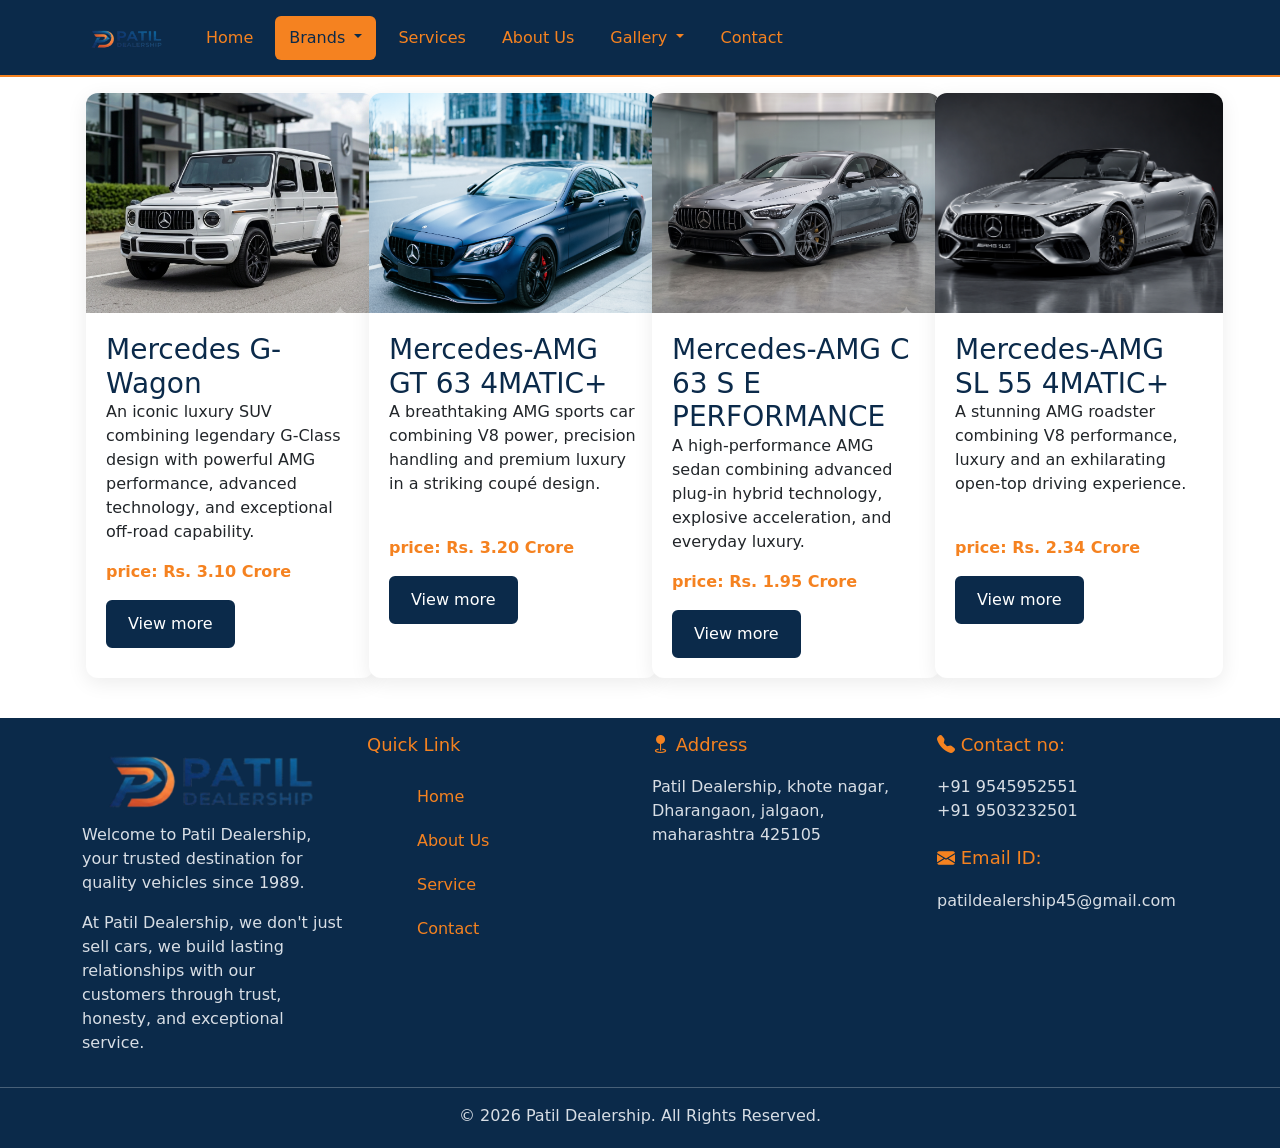
<file: mercedes.html>
<!doctype html>
<html lang="en">
    <head>
        <meta charset="utf-8">
        <meta name="viewport" content="width=device-width, initial-scale=1">
        <title>Mercedes</title>

        <link
            href="https://cdn.jsdelivr.net/npm/bootstrap@5.3.8/dist/css/bootstrap.min.css"
            rel="stylesheet"
            integrity="sha384-sRIl4kxILFvY47J16cr9ZwB07vP4J8+LH7qKQnuqkuIAvNWLzeN8tE5YBujZqJLB"
            crossorigin="anonymous">

            <link rel="stylesheet"
            href="https://cdn.jsdelivr.net/npm/bootstrap-icons@1.13.1/font/bootstrap-icons.min.css">

        <link rel="stylesheet" href="css/style.css">
    </head>
    <body class="page-bg ">
        <header>
            <nav class="navbar navbar-expand-lg secondary-bg">
                <div class="container">
                    <a class="navbar-brand" href="#"><img src="images/logo.png"
                            width="100"></a>
                    <button class="navbar-toggler third-bg " type="button"
                        data-bs-toggle="collapse"
                        data-bs-target="#navbarSupportedContent"
                        aria-controls="navbarSupportedContent"
                        aria-expanded="false" aria-label="Toggle navigation">
                        <span class="navbar-toggler-icon"></span>
                    </button>
                    <div class="collapse navbar-collapse"
                        id="navbarSupportedContent">
                        <ul class="navbar-nav me-auto mb-2 mb-lg-0">
                            <li class="nav-item ">
                                <a class="nav-link text-nav secondary-text"
                                    href="index.html">Home</a>
                            </li>
                                <li class="nav-item dropdown">
                                <a
                                    class="nav-link text-nav dropdown-toggle secondery-tex active-menu"
                                    href="#"
                                    role="button" data-bs-toggle="dropdown"
                                    aria-expanded="false">
                                    Brands
                                </a>
                                <ul class="dropdown-menu">
                                    <li><a
                                            class="dropdown-item text-nav secondary-text"
                                            href="bmw.html">BMW</a></li>
                                    <li><a
                                            class="dropdown-item text-nav secondary-text"
                                            href="mercedes.html">Mercedes-Benz</a></li>
                                    <li><a
                                            class="dropdown-item text-nav secondary-text"
                                            href="bugatti.html">Bugatti</a></li>
                                    <li><a
                                            class="dropdown-item text-nav secondary-text"
                                            href="tata.html">Tata</a></li>
                                </ul>
                            </li>
                            </li>


                            <li class="nav-item">
                                <a class="nav-link text-nav secondary-text"
                                    href="services.html">Services</a>
                            </li>

                            <li class="nav-item ">
                                <a class="nav-link text-nav secondary-text"
                                    href="about.html">About
                                    Us</a>
                            </li>

                            <li class="nav-item dropdown">
                                <a
                                    class="nav-link text-nav dropdown-toggle  secondary-text"
                                    href="#"
                                    role="button" data-bs-toggle="dropdown"
                                    aria-expanded="false">
                                    Gallery
                                </a>
                                <ul class="dropdown-menu">
                                    <li><a
                                            class="dropdown-item text-nav  secondary-text"
                                            href="photo.html">Photo</a></li>
                                    <li><a
                                            class="dropdown-item text-nav  secondary-text"
                                            href="video.html">Video</a></li>
                                </ul>
                            </li>

                            <li class="nav-item">
                                <a class="nav-link text-nav secondary-text "
                                    href="contact.html">Contact</a>
                            </li>

                            
                        </ul>
                    </div>
                </div>
            </nav>
        </header>

        <main>
            <section>
                <section>
                    <div class="container p-3">
                        <div class="row">
                            <div class="col-md-3 mb-2">
                                <div class="car-card" style="width: 18rem;">
                                    <img src="images/mercedes G-Wagon.png"
                                        class="card-img-top" alt="G-wagon">
                                    <div class="car-card-body">
                                        <h3 class="card-title">Mercedes G-Wagon</h5>
                                        <p class="card-text">An iconic luxury SUV combining legendary G-Class design with powerful AMG performance, advanced technology, and exceptional off-road capability.</p>
                                        <p class="car-price">price: Rs. 3.10 Crore</p>
                                        <button type="button"
                                            class="btn primary-btn"
                                            data-bs-toggle="modal"
                                            data-bs-target="#mercedes_GWagon">
                                            View more
                                        </button>
                                    </div>
                                </div>
                            </div>
                            <div class="col-md-3 mb-2">
                                <div class="car-card" style="width: 18rem;">
                                    <img src="images/mercedes AMG c63.png"
                                        class="card-img-top" alt="BMW M2">
                                    <div class="car-card-body">
                                        <h3 class="card-title">Mercedes-AMG GT 63 4MATIC+</h5>
                                        <p class="card-text">A breathtaking AMG sports car combining V8 power, precision handling and premium luxury in a striking coupé design.</p><br>
                                        <p class="car-price">price: Rs. 3.20 Crore</p>
                                        <button type="button"
                                            class="btn primary-btn"
                                            data-bs-toggle="modal"
                                            data-bs-target="#mercedes_AMG_c63">
                                            View more
                                        </button>
                                    </div>
                                </div>
                            </div>
                            <div class="col-md-3 mb-2">
                                <div class="car-card" style="width: 18rem;">
                                    <img src="images/Mercedes AMG GT Coupe.png"
                                        class="card-img-top" alt="BMW M2">
                                    <div class="car-card-body">
                                        <h3 class="card-title">Mercedes-AMG C 63 S E PERFORMANCE</h5>
                                        <p class="card-text">A high-performance AMG sedan combining advanced plug-in hybrid technology, explosive acceleration, and everyday luxury.</p>
                                        <p class="car-price">price: Rs. 1.95 Crore</p>
                                        <button type="button"
                                            class="btn primary-btn"
                                            data-bs-toggle="modal"
                                            data-bs-target="#Mercedes_AMG_GT_Coupe">
                                            View more
                                        </button>
                                    </div>
                                </div>
                            </div>
                            <div class="col-md-3 mb-2">
                                <div class="car-card" style="width: 18rem;">
                                    <img src="images/Mercedes-Benz AMG SL55.png"
                                        class="card-img-top" alt="Mercedes-Benz AMG SL55">
                                    <div class="car-card-body">
                                        <h3 class="card-title">Mercedes-AMG SL 55 4MATIC+</h5>
                                        <p class="card-text">A stunning AMG roadster combining V8 performance, luxury and an exhilarating open-top driving experience.</p><br>
                                        <p class="car-price">price: Rs. 2.34 Crore</p>
                                        <button type="button"
                                            class="btn primary-btn"
                                            data-bs-toggle="modal"
                                            data-bs-target="#Mercedes_Benz_AMG_SL55">
                                            View more
                                        </button>
                                    </div>
                                </div>
                            </div>
                        </div>
                    </div>
                </section>
            </section>

            <!-- Modal -->
            <div class="modal fade" id="mercedes_GWagon" tabindex="-1"
                aria-labelledby="exampleModalLabel" aria-hidden="true">
                <div class="modal-dialog modal-dialog-scrollable modal-xl">
                    <div class="modal-content">
                        <div class="modal-header secondary-bg ">
                            <h1 class="modal-title fs-5 secondary-text"
                                id="exampleModalLabel">Mercedes G-Wagon</h1>
                            <button type="button" class="btn-close third-bg"
                                data-bs-dismiss="modal"
                                aria-label="Close"></button>
                        </div>
                        <div class="modal-body">
                            <div class="container">
                                <div class="row">
                                    <div class="col-md-6 mb-3">
                                        <img src="images/mercedes G-Wagon.png"
                                            class="img-fluid img-radius">
                                    </div>
                                    <div class="col-md-6">
                                        <h3>Mercedes G-Wagon</h3>
                                        <ul>
                                            <li>Engine: 4.0L V8 Biturbo</li>
                                            <li>Power: 577 HP</li>
                                            <li>Torque: 850 Nm</li>
                                            <li>0–100 km/h: 4.4 seconds</li>
                                            <li>Top Speed: 220 km/h</li>
                                            <li>Transmission: AMG SPEEDSHIFT TCT 9G</li>
                                            <li>Drive: AMG Performance 4MATIC AWD</li>
                                            <li>Fuel: Petrol</li>
                                            <li>Seating: 5</li>
                                            <li>Body: Luxury SUV</li>
                                            <li class="car-price">Price: Rs. 3.10 Crore</li>
                                        </ul>
                                    </div>
                                    <div class="col-md-4">
                                        <img src="images/mercedes G-Wagon 1.png" alt="" class="img-fluid">
                                    </div>
                                    <div class="col-md-4">
                                        <img src="images/mercedes G-Wagon 2.png" alt="" class="img-fluid ">
                                    </div>
                                    <div class="col-md-4">
                                        <img src="images/mercedes G-Wagon 3.png" alt="" class="img-fluid">
                                    </div>
                                </div>
                            </div>
                        </div>
                        <div class="modal-footer secondary-bg">
                            <button type="button"
                                class="btn primary-btn"
                                data-bs-toggle="modal"
                                data-bs-target="#book_meating">
                                Book meating
                            </button>
                        </div>
                    </div>
                </div>
            </div>

            <div class="modal fade" id="mercedes_AMG_c63" tabindex="-1"
                aria-labelledby="exampleModalLabel" aria-hidden="true">
                <div class="modal-dialog modal-dialog-scrollable modal-xl">
                    <div class="modal-content">
                        <div class="modal-header secondary-bg ">
                            <h1 class="modal-title fs-5 secondary-text"
                                id="exampleModalLabel">Mercedes-AMG GT 63 Coupe</h1>
                            <button type="button" class="btn-close third-bg"
                                data-bs-dismiss="modal"
                                aria-label="Close"></button>
                        </div>
                        <div class="modal-body">
                            <div class="container">
                                <div class="row">
                                    <div class="col-md-6 mb-3">
                                        <img src="images/mercedes AMG c63.png"
                                            class="img-fluid img-radius">
                                    </div>
                                    <div class="col-md-6">
                                        <h3>Mercedes-AMG GT 63 Coupe</h3>
                                        <ul>
                                            <li>Engine: 4.0L V8 Biturbo</li>
                                            <li>Power: 585 HP</li>
                                            <li>Torque: 800 Nm</li>
                                            <li>0–100 km/h: 3.2 seconds</li>
                                            <li>Top Speed: 315 km/h</li>
                                            <li>Transmission: AMG SPEEDSHIFT MCT 9G</li>
                                            <li>Drive: AMG Performance 4MATIC+ AWD</li>
                                            <li>Fuel: Petrol</li>
                                            <li>Seats: 2</li>
                                            <li>Body: Sports Coupe</li>
                                            <li class="car-price">Price: Rs. 3.20 Crore</li>
                                        </ul>
                                    </div>
                                    <div class="col-md-4">
                                        <img src="images/Mercedes AMG C63 1.png" alt="" class="img-fluid">
                                    </div>
                                    <div class="col-md-4">
                                        <img src="images/Mercedes AMG C63 2.png" alt="" class="img-fluid ">
                                    </div>
                                    <div class="col-md-4">
                                        <img src="images/Mercedes AMG C63 3.png" alt="" class="img-fluid">
                                    </div>
                                </div>
                            </div>
                        </div>
                        <div class="modal-footer secondary-bg">
                            <button type="button"
                                class="btn primary-btn"
                                data-bs-toggle="modal"
                                data-bs-target="#book_meating">
                                Book meating
                            </button>
                        </div>
                    </div>
                </div>
            </div>

            <div class="modal fade" id="Mercedes_AMG_GT_Coupe" tabindex="-1"
                aria-labelledby="exampleModalLabel" aria-hidden="true">
                <div class="modal-dialog modal-dialog-scrollable modal-xl">
                    <div class="modal-content">
                        <div class="modal-header secondary-bg ">
                            <h1 class="modal-title fs-5 secondary-text"
                                id="exampleModalLabel">Mercedes AMG GT Coupe</h1>
                            <button type="button" class="btn-close third-bg"
                                data-bs-dismiss="modal"
                                aria-label="Close"></button>
                        </div>
                        <div class="modal-body">
                            <div class="container">
                                <div class="row">
                                    <div class="col-md-6 mb-3">
                                        <img src="images/Mercedes AMG GT Coupe.png"
                                            class="img-fluid img-radius">
                                    </div>
                                    <div class="col-md-6">
                                        <h3>Mercedes-AMG C 63 S E PERFORMANCE</h3>
                                        <ul>
                                            <li>Engine: 2.0L Turbocharged 4-Cylinder + Electric Motor</li>
                                            <li>Power: 671 HP</li>
                                            <li>Torque: 1,020 Nm</li>
                                            <li>0–100 km/h: 3.4 seconds</li>
                                            <li>Top Speed: 280 km/h</li>
                                            <li>Transmission: AMG SPEEDSHIFT MCT 9G</li>
                                            <li>Drive: AMG Performance 4MATIC+ AWD</li>
                                            <li>Fuel: Petrol + Plug-in Hybrid</li>
                                            <li>Seating: 5</li>
                                            <li class="car-price">Price: Rs. 1.95 Crore</li>
                                        </ul>
                                    </div>
                                    <div class="col-md-4">
                                        <img src="images/Mercedes AMG GT Coupe 1.png" alt="" class="img-fluid">
                                    </div>
                                    <div class="col-md-4">
                                        <img src="images/Mercedes AMG GT Coupe 2.png" alt="" class="img-fluid ">
                                    </div>
                                    <div class="col-md-4">
                                        <img src="images/Mercedes AMG GT Coupe 3.png" alt="" class="img-fluid">
                                    </div>
                                </div>
                            </div>
                        </div>
                        <div class="modal-footer secondary-bg">
                            <button type="button"
                                class="btn primary-btn"
                                data-bs-toggle="modal"
                                data-bs-target="#book_meating">
                                Book meating
                            </button>
                        </div>
                    </div>
                </div>
            </div>

            <div class="modal fade" id="Mercedes_Benz_AMG_SL55" tabindex="-1"
                aria-labelledby="exampleModalLabel" aria-hidden="true">
                <div class="modal-dialog modal-dialog-scrollable modal-xl">
                    <div class="modal-content">
                        <div class="modal-header secondary-bg ">
                            <h1 class="modal-title fs-5 secondary-text"
                                id="exampleModalLabel">Mercedes-AMG C 63 S E PERFORMANCE Sedan</h1>
                            <button type="button" class="btn-close third-bg"
                                data-bs-dismiss="modal"
                                aria-label="Close"></button>
                        </div>
                        <div class="modal-body">
                            <div class="container">
                                <div class="row">
                                    <div class="col-md-6 mb-3">
                                        <img src="images/Mercedes-Benz AMG SL55.png"
                                            class="img-fluid img-radius">
                                    </div>
                                    <div class="col-md-6">
                                        <h3>Mercedes-AMG C 63 S E PERFORMANCE Sedan</h3>
                                        <ul>
                                            <li>Engine: 2.0L Turbocharged 4-Cylinder + Electric Motor</li>
                                            <li>Power: 671 HP</li>
                                            <li>Torque: 1,020 Nm</li>
                                            <li>0–100 km/h: 3.4 seconds</li>
                                            <li>Top Speed: 280 km/h</li>
                                            <li>Transmission: AMG SPEEDSHIFT MCT 9G</li>
                                            <li>Drive: AMG Performance 4MATIC+ AWD</li>
                                            <li>Fuel: Petrol + Plug-in Hybrid</li>
                                            <li>Seats: 5</li>
                                            <li>Body: Performance Sedan</li>
                                            <li class="car-price">Price: Rs. 2.34 Crore</li>
                                        </ul>
                                    </div>
                                    <div class="col-md-4">
                                        <img src="images/Mercedes-Benz AMG SL55 1.png" alt="" class="img-fluid">
                                    </div>
                                    <div class="col-md-4">
                                        <img src="images/Mercedes-Benz AMG SL55 2.png" alt="" class="img-fluid ">
                                    </div>
                                    <div class="col-md-4">
                                        <img src="images/Mercedes-Benz AMG SL55 3.png" alt="" class="img-fluid">
                                    </div>
                                </div>
                            </div>
                        </div>
                        <div class="modal-footer secondary-bg">
                            <button type="button"
                                class="btn primary-btn"
                                data-bs-toggle="modal"
                                data-bs-target="#book_meating">
                                Book meating
                            </button>
                        </div>
                    </div>
                </div>
            </div>


             <!-- meating booking model -->
            <div class="modal fade" id="book_meating" tabindex="-1"
                aria-labelledby="exampleModalLabel" aria-hidden="true">
                <div class="modal-dialog modal-dialog-scrollable modal-lg">
                    <div class="modal-content">
                        <div class="modal-header secondary-bg ">
                            <h1 class="modal-title fs-5 secondary-text"
                                id="exampleModalLabel">book meation</h1>
                            <button type="button" class="btn-close third-bg"
                                data-bs-dismiss="modal"
                                aria-label="Close"></button>
                        </div>
                        <div class="modal-body">
                            <div class="container">
                                <div class="row">
                                    <form action>
                                        <div class="mb-3">
                                            <label for="exampleFormControlInput1"
                                                class="form-label secondary-text">Full
                                                Name</label>
                                            <input id="nameInput" type="taxt" class="form-control"
                                                placeholder="Enter Full Name :">
                                        </div>
                                    <div class="mb-3">
                                        <label for="exampleFormControlInput1"
                                            class="form-label secondary-text">Email
                                            address</label>
                                        <input type="email" class="form-control"
                                            placeholder="example@gmail.com">
                                    </div>
                                    <div class="mb-3">
                                        <label for="exampleFormControlInput1"
                                            class="form-label secondary-text">Select Date and
                                            time</label>
                                        <input type="datetime-local" class="form-control">
                                    </div>
                                    <div class="mb-3">
                                        <label
                                            for="exampleFormControlTextarea1 "
                                            class="form-label secondary-text">Comente</label>
                                        <textarea class="form-control"
                                            id="exampleFormControlTextarea1"
                                            rows="3"></textarea>
                                    </div>
                                </form>
                                    
                                </div>
                            </div>
                        </div>
                        
                        <div class="modal-footer secondary-bg">
                            <button id="bookMeetingBtn" type="button" class="btn primary-btn"
                                data-bs-dismiss="modal"">Book meating</button>
                                
                        </div>
                    </div>
                </div>
            </div>
            <!-- meating booking model -->
        </main>

        <footer class="secondary-bg mt-3 pt-3">
        <div class="container">
            <div class="row">
                <div class="col-md-3 secondary-text">
                    <img src="images/logo.png" alt="logo" class="img-fluid">
                    <p>Welcome to Patil Dealership, your trusted destination
                        for quality vehicles since 1989. </p>
                    <p>At Patil
                        Dealership, we don't just sell cars, we build
                        lasting relationships with our customers through
                        trust, honesty, and exceptional service.</p>
                </div>
                <div class="col-md-3 secondary-text">
                    <h2>Quick Link</h2>
                    <ul class="list-style-none secondary-text">
                        <li><a href="index.html" class="nav-link">Home</a></li>
                        <li><a href="about.html" class="nav-link">About
                                Us</a></li>
                        <li><a href="services.html" class="nav-link">Service</a></li>
                        <li><a href="contact.html" class="nav-link">Contact
                            </a></li>
                    </ul>
                </div>
                <div class="col-md-3 secondary-text">
                    <h2><i class="bi bi-geo-fill"></i> Address </h2>
                    <p> Patil Dealership, khote nagar, Dharangaon, jalgaon, maharashtra 425105</p>
                </div>
                <div class="col-md-3 secondary-text">

                    <h2><i class="bi bi-telephone-fill"></i> Contact no:</h2>
                    <a href="tel:+919545952551">+91 9545952551</a><br>
                        <a href="tel:+919503232501">+91 9503232501</a>
                        <br><br>
                        <h2><i class="bi bi-envelope-fill"></i> Email ID:</h2>
                    <a href="mailto:patildealership45@gmail.com">patildealership45@gmail.com </a>
                </div>
            </div>
        </div>
        <div class="footer-bottom">
                <hr>
                <p class="text-center mb-0">
                    © 2026 Patil Dealership. All Rights Reserved.
                </p>
            </div>
        </footer>


        <script>
            document.getElementById("bookMeetingBtn").addEventListener("click", function() {
                let name = document.getElementById("nameInput").value;

                if (name.trim() === "") {
                    alert("Please enter your name!");
                    return;
                }

                alert("Thank you " + name + ", Your Meating is Booked ");
            });
        </script>
        <script
            src="https://cdn.jsdelivr.net/npm/bootstrap@5.3.8/dist/js/bootstrap.bundle.min.js"
            integrity="sha384-FKyoEForCGlyvwx9Hj09JcYn3nv7wiPVlz7YYwJrWVcXK/BmnVDxM+D2scQbITxI"
            crossorigin="anonymous"></script>
    </body>
</html>
</file>
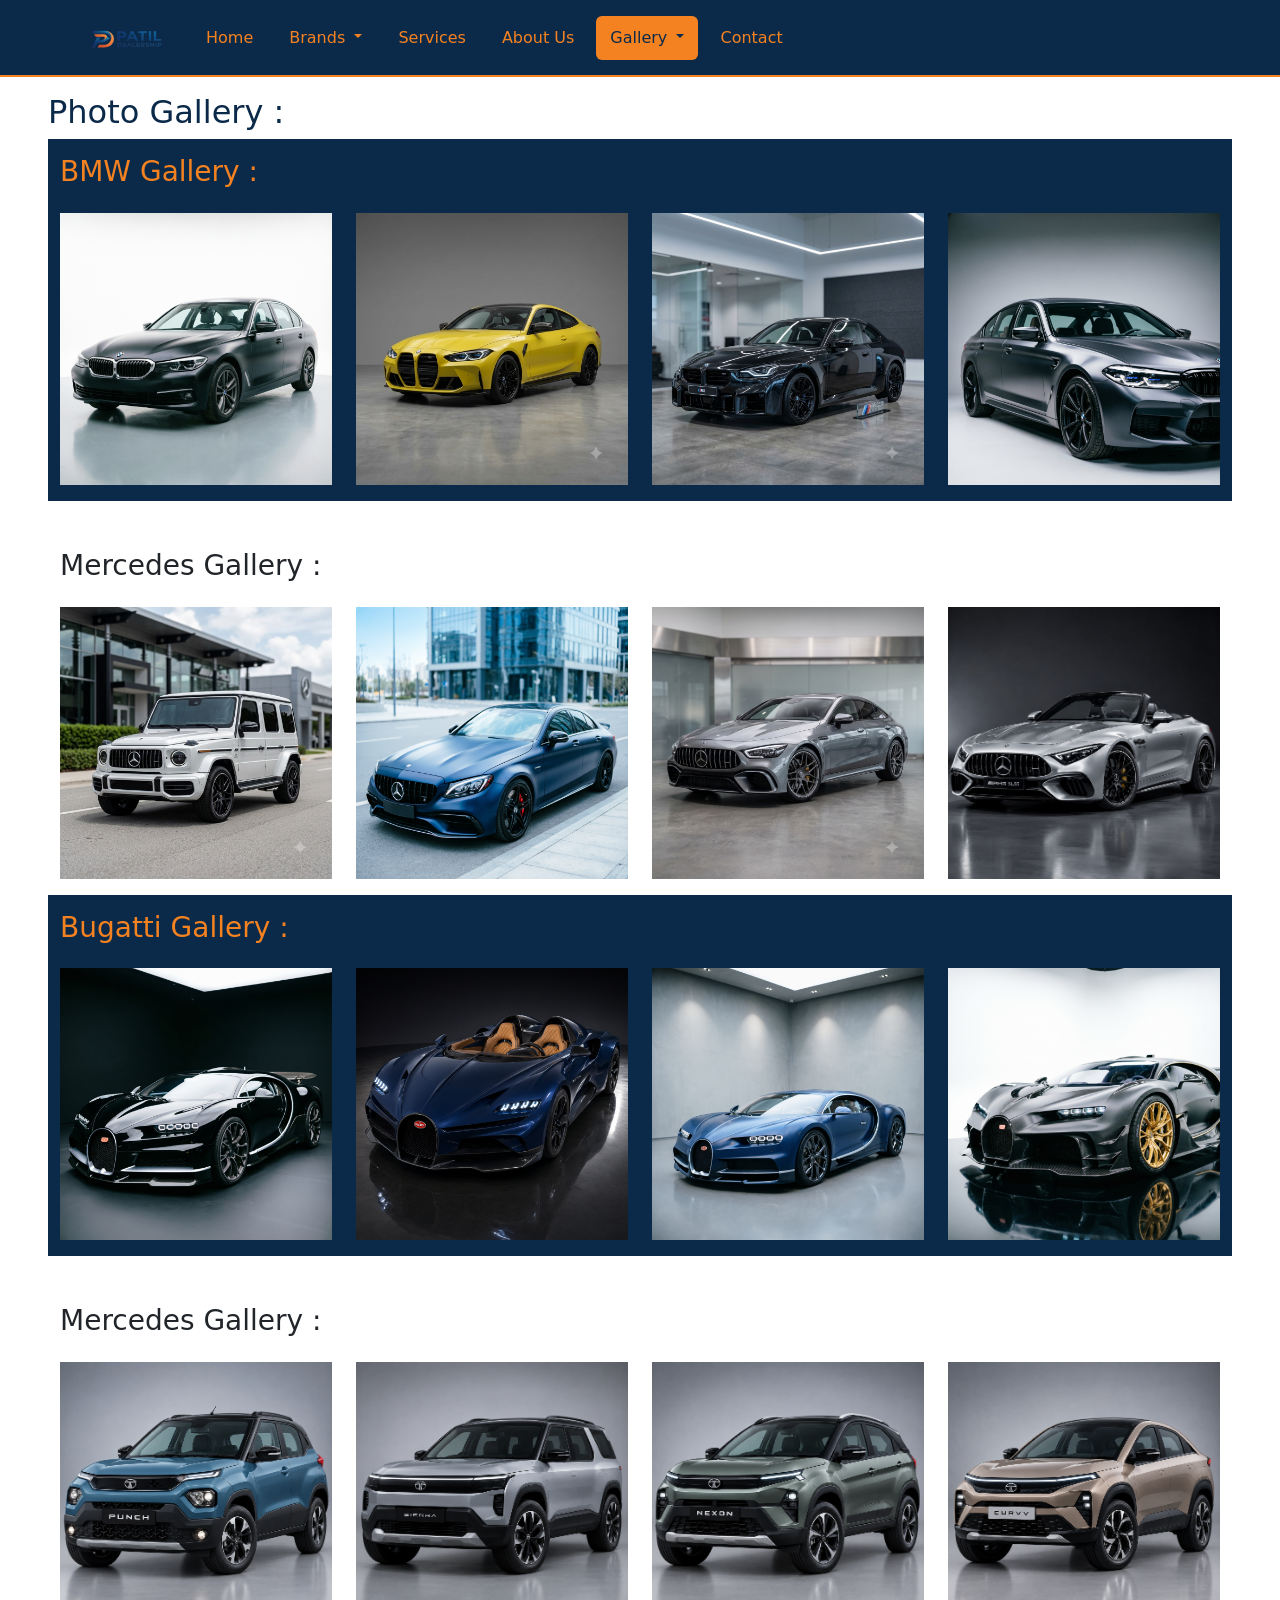
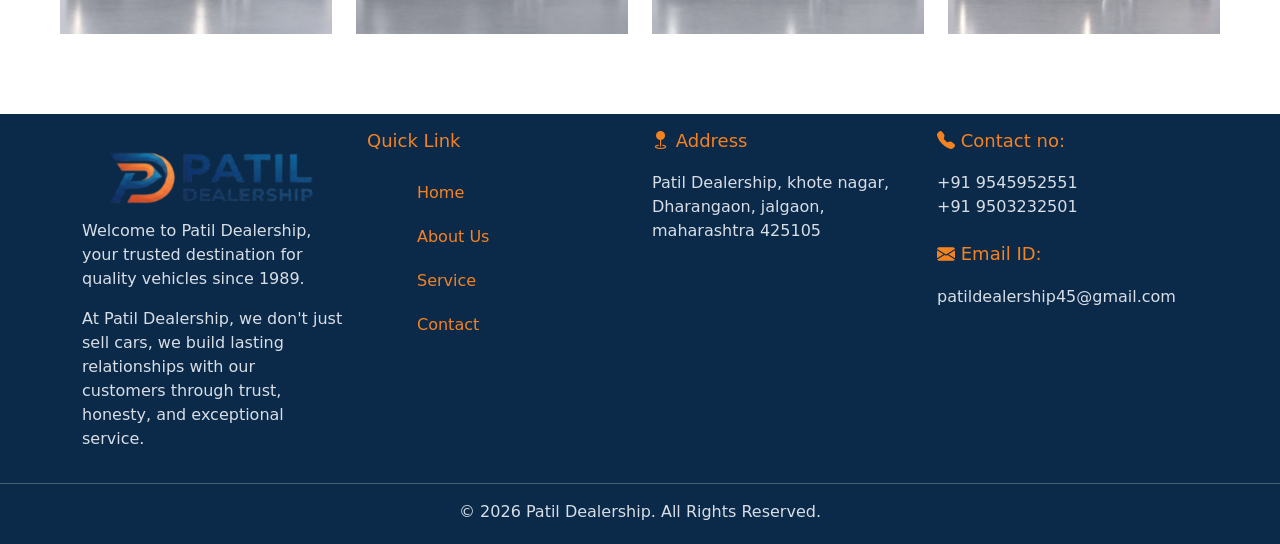
<file: photo.html>
<!doctype html>
<html lang="en">
    <head>
        <meta charset="utf-8">
        <meta name="viewport" content="width=device-width, initial-scale=1">
        <title>Photo</title>

        <link
            href="https://cdn.jsdelivr.net/npm/bootstrap@5.3.8/dist/css/bootstrap.min.css"
            rel="stylesheet"
            integrity="sha384-sRIl4kxILFvY47J16cr9ZwB07vP4J8+LH7qKQnuqkuIAvNWLzeN8tE5YBujZqJLB"
            crossorigin="anonymous">

        <link rel="stylesheet"
            href="https://cdn.jsdelivr.net/npm/bootstrap-icons@1.13.1/font/bootstrap-icons.min.css">

        <link rel="stylesheet" href="css/style.css">
    </head>
    <body class="page-bg ">
        <header>
            <nav class="navbar navbar-expand-lg secondary-bg">
                <div class="container">
                    <a class="navbar-brand" href="index.html"><img
                            src="images/logo.png"
                            width="100"></a>
                    <button class="navbar-toggler third-bg" type="button"
                        data-bs-toggle="collapse"
                        data-bs-target="#navbarSupportedContent"
                        aria-controls="navbarSupportedContent"
                        aria-expanded="false" aria-label="Toggle navigation">
                        <span class="navbar-toggler-icon"></span>
                    </button>
                    <div class="collapse navbar-collapse"
                        id="navbarSupportedContent">
                        <ul class="navbar-nav me-auto mb-2 mb-lg-0">
                            <li class="nav-item ">
                                <a class="nav-link text-nav secondary-text"
                                    href="index.html">Home</a>
                            </li>
                            <li class="nav-item dropdown">
                                <a
                                    class="nav-link text-nav dropdown-toggle secondary-text"
                                    href="#"
                                    role="button" data-bs-toggle="dropdown"
                                    aria-expanded="false">
                                    Brands
                                </a>
                                <ul class="dropdown-menu">
                                    <li><a
                                            class="dropdown-item text-nav secondary-text"
                                            href="bmw.html">BMW</a></li>
                                    <li><a
                                            class="dropdown-item text-nav secondary-text"
                                            href="mercedes.html">Mercedes-Benz</a></li>
                                    <li><a
                                            class="dropdown-item text-nav secondary-text"
                                            href="bugatti.html">Bugatti</a></li>
                                    <li><a
                                            class="dropdown-item text-nav secondary-text"
                                            href="tata.html">Tata</a></li>
                                </ul>
                            </li>

                            <li class="nav-item">
                                <a class="nav-link text-nav secondary-text"
                                    href="services.html">Services</a>
                            </li>

                            <li class="nav-item ">
                                <a class="nav-link text-nav secondary-text"
                                    href="about.html">About
                                    Us</a>
                            </li>

                            <li class="nav-item dropdown">
                                <a
                                    class="nav-link text-nav dropdown-toggle active-menu secondary-text"
                                    href="#"
                                    role="button" data-bs-toggle="dropdown"
                                    aria-expanded="false">
                                    Gallery
                                </a>
                                <ul class="dropdown-menu">
                                    <li><a
                                            class="dropdown-item text-nav  secondary-text"
                                            href="photo.html">Photo</a></li>
                                    <li><a
                                            class="dropdown-item text-nav  secondary-text"
                                            href="video.html">Video</a></li>
                                </ul>
                            </li>

                            <li class="nav-item">
                                <a class="nav-link text-nav secondary-text"
                                    href="contact.html">Contact</a>
                            </li>
                        </ul>
                    </div>
                </div>
            </nav>
        </header>

        <main>
            <!-- Gallery start -->
            <section class="pt-3 p-5">
                <h2 class="primary-text">Photo Gallery : </h2>

                <!-- BMW start -->
                <div
                    class="container-fluid pt-3 pb-3 secondary-text secondary-bg">
                    <div class="row">

                        <h3>BMW Gallery :</h3>
                        <div class="col-md-3">
                            <img src="images/BMW 330 Li .png" alt="BMW 330 Li"
                                class="img-fluid mt-3">
                        </div>
                        <div class="col-md-3">
                            <img src="images/BMW M4.png" alt="BMW M4"
                                class="img-fluid mt-3">
                        </div>
                        <div class="col-md-3">
                            <img src="images/BMW M2.png" alt="BMW M2"
                                class="img-fluid mt-3">
                        </div>
                        <div class="col-md-3">
                            <img src="images/BMW M5.png" alt="BMW M5"
                                class="img-fluid mt-3">
                        </div>
                    </div>
                </div>
                <!-- BMW end -->

                <!-- mercedes start -->
                <div class="container-fluid pb-3">
                    <div class="row">
                        <h3 class="mt-5">Mercedes Gallery : </h3>
                        <div class="col-md-3">
                            <img src="images/mercedes G-Wagon.png"
                                alt="Mercedes G Wagon" class="img-fluid mt-3">
                        </div>
                        <div class="col-md-3">
                            <img src="images/mercedes AMG c63.png"
                                alt="Mercedes AMG c63" class="img-fluid mt-3">
                        </div>
                        <div class="col-md-3">
                            <img src="images/Mercedes AMG GT Coupe.png"
                                alt="Mercedes AMG GT Coupe"
                                class="img-fluid mt-3">
                        </div>
                        <div class="col-md-3">
                            <img src="images/Mercedes-Benz AMG SL55.png"
                                alt="Mercedes-Benz AMG SL55"
                                class="img-fluid mt-3">
                        </div>

                    </div>
                </div>
                <!-- mercedes end -->

                <!-- Bugatti start -->
                <div
                    class="container-fluid pt-3 pb-3 secondary-text secondary-bg">
                    <div class="row">
                        <h3>Bugatti Gallery : </h3>
                        <div class="col-md-3">
                            <img
                                src="images/bugatti la voiture noire.png"
                                alt="bugatti la voiture noire"
                                class="img-fluid mt-3">
                        </div>

                        <div class="col-md-3">
                            <img src="images/bugatti mistral.png"
                                alt="bugatti mistral"
                                class="img-fluid mt-3">
                        </div>
                        <div class="col-md-3">
                            <img src="images/Bugatti Chiron.png"
                                alt="bugatti chiron"
                                class="img-fluid mt-3">
                        </div>
                        <div class="col-md-3">
                            <img src="images/Bugatti bolide.png"
                                alt="Bugatti bolide"
                                class="img-fluid mt-3">
                        </div>
                    </div>
                </div>
                <!-- Bugatti end -->

                <!-- Tata start -->
                <div class="container-fluid pb-3">
                    <div class="row">
                        <h3 class="mt-5">Mercedes Gallery : </h3>
                        <div class="col-md-3">
                            <img src="images/Tata punch.png"
                                alt="Tata Punch"
                                class="img-fluid mt-3">
                        </div>
                        <div class="col-md-3">
                            <img src="images/Tata sierra.png"
                                alt="Tata Punch"
                                class="img-fluid mt-3">
                        </div>
                        <div class="col-md-3">
                            <img src="images/tata nexon.png"
                                alt="Tata Punch"
                                class="img-fluid mt-3">
                        </div>
                        <div class="col-md-3">
                            <img src="images/Tata Curvv.png"
                                alt="Tata Cuevv"
                                class="img-fluid mt-3">
                        </div>
                    </div>
                </div>
                <!-- Tata end -->
            </section>
            <!-- Gallery end -->
        </main>

        <footer class="secondary-bg mt-3 pt-3">
            <div class="container">
                <div class="row">
                    <div class="col-md-3 secondary-text">
                        <img src="images/logo.png" alt="logo"
                            class="img-fluid">
                        <p>Welcome to Patil Dealership, your trusted
                            destination
                            for quality vehicles since 1989. </p>
                        <p>At Patil
                            Dealership, we don't just sell cars, we build
                            lasting relationships with our customers through
                            trust, honesty, and exceptional service.</p>
                    </div>
                    <div class="col-md-3 secondary-text">
                        <h2>Quick Link</h2>
                        <ul class="list-style-none secondary-text">
                            <li><a href="index.html"
                                    class="nav-link">Home</a></li>
                            <li><a href="about.html" class="nav-link">About
                                    Us</a></li>
                            <li><a href="services.html"
                                    class="nav-link">Service</a></li>
                            <li><a href="contact.html"
                                    class="nav-link">Contact
                                </a></li>
                        </ul>
                    </div>
                    <div class="col-md-3 secondary-text">
                        <h2><i class="bi bi-geo-fill"></i> Address </h2>
                        <p> Patil Dealership, khote nagar, Dharangaon,
                            jalgaon, maharashtra 425105</p>
                    </div>
                    <div class="col-md-3 secondary-text">

                        <h2><i class="bi bi-telephone-fill"></i> Contact
                            no:</h2>
                        <a href="tel:+919545952551">+91 9545952551</a><br>
                        <a href="tel:+919503232501">+91 9503232501</a>
                        <br><br>
                        <h2><i class="bi bi-envelope-fill"></i> Email
                            ID:</h2>
                        <a href="mailto:patildealership45@gmail.com">patildealership45@gmail.com </a>
                    </div>
                </div>
            </div>
        <div class="footer-bottom">
                <hr>
                <p class="text-center mb-0">
                    © 2026 Patil Dealership. All Rights Reserved.
                </p>
            </div>
        </footer>

        <script
            src="https://cdn.jsdelivr.net/npm/bootstrap@5.3.8/dist/js/bootstrap.bundle.min.js"
            integrity="sha384-FKyoEForCGlyvwx9Hj09JcYn3nv7wiPVlz7YYwJrWVcXK/BmnVDxM+D2scQbITxI"
            crossorigin="anonymous"></script>
    </body>
</html>
</file>
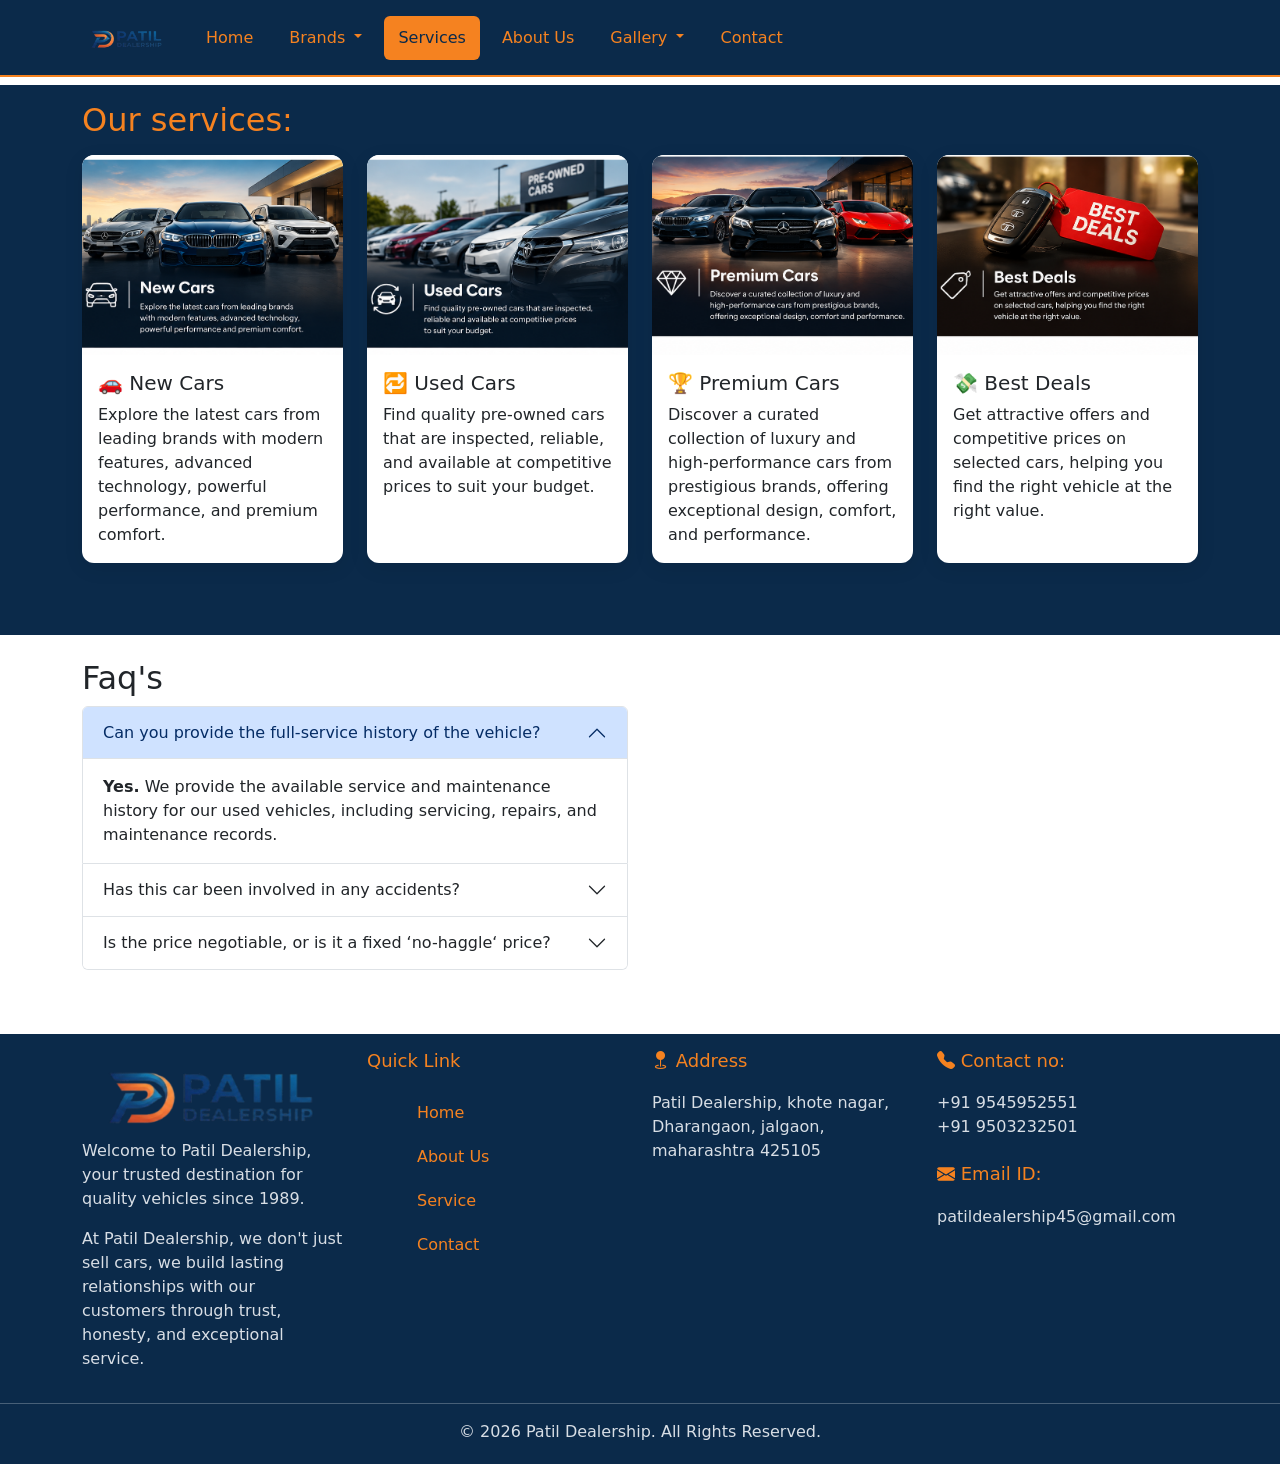
<file: services.html>
<!doctype html>
<html lang="en">
    <head>
        <meta charset="utf-8" />
        <meta name="viewport" content="width=device-width, initial-scale=1" />
        <title>Services | Patil Dealership</title>

        <link
            href="https://cdn.jsdelivr.net/npm/bootstrap@5.3.8/dist/css/bootstrap.min.css"
            rel="stylesheet"
            integrity="sha384-sRIl4kxILFvY47J16cr9ZwB07vP4J8+LH7qKQnuqkuIAvNWLzeN8tE5YBujZqJLB"
            crossorigin="anonymous" />

        <link
            rel="stylesheet"
            href="https://cdn.jsdelivr.net/npm/bootstrap-icons@1.13.1/font/bootstrap-icons.min.css" />

        <link rel="stylesheet" href="css/style.css" />
    </head>
    <body class="page-bg">
        <header>
            <nav class="navbar navbar-expand-lg secondary-bg">
                <div class="container">
                    <a class="navbar-brand" href="#"><img src="images/logo.png"
                            width="100" /></a>
                    <button
                        class="navbar-toggler third-bg"
                        type="button"
                        data-bs-toggle="collapse"
                        data-bs-target="#navbarSupportedContent"
                        aria-controls="navbarSupportedContent"
                        aria-expanded="false"
                        aria-label="Toggle navigation">
                        <span class="navbar-toggler-icon"></span>
                    </button>
                    <div class="collapse navbar-collapse"
                        id="navbarSupportedContent">
                        <ul class="navbar-nav me-auto mb-2 mb-lg-0">
                            <li class="nav-item">
                                <a class="nav-link text-nav secondary-text"
                                    href="index.html">Home</a>
                            </li>
                            <li class="nav-item dropdown">
                                <a
                                    class="nav-link text-nav dropdown-toggle secondary-text"
                                    href="#"
                                    role="button"
                                    data-bs-toggle="dropdown"
                                    aria-expanded="false">
                                    Brands
                                </a>
                                <ul class="dropdown-menu">
                                    <li>
                                        <a
                                            class="dropdown-item text-nav secondary-text"
                                            href="bmw.html">BMW</a>
                                    </li>
                                    <li>
                                        <a
                                            class="dropdown-item text-nav secondary-text"
                                            href="mercedes.html">Mercedes-Benz</a>
                                    </li>
                                    <li>
                                        <a
                                            class="dropdown-item text-nav secondary-text"
                                            href="bugatti.html">Bugatti</a>
                                    </li>
                                    <li>
                                        <a
                                            class="dropdown-item text-nav secondary-text"
                                            href="tata.html">Tata</a>
                                    </li>
                                </ul>
                            </li>

                            <li class="nav-item">
                                <a
                                    class="nav-link text-nav secondary-text active-menu"
                                    href="services.html">Services</a>
                            </li>

                            <li class="nav-item">
                                <a class="nav-link text-nav secondary-text"
                                    href="about.html">About Us</a>
                            </li>

                            <li class="nav-item dropdown">
                                <a
                                    class="nav-link text-nav dropdown-toggle secondary-text"
                                    href="#"
                                    role="button"
                                    data-bs-toggle="dropdown"
                                    aria-expanded="false">
                                    Gallery
                                </a>
                                <ul class="dropdown-menu">
                                    <li>
                                        <a
                                            class="dropdown-item text-nav secondary-text"
                                            href="photo.html">Photo</a>
                                    </li>
                                    <li>
                                        <a
                                            class="dropdown-item text-nav secondary-text"
                                            href="video.html">Video</a>
                                    </li>
                                </ul>
                            </li>

                            <li class="nav-item">
                                <a class="nav-link text-nav secondary-text"
                                    href="contact.html">Contact</a>
                            </li>
                        </ul>
                    </div>
                </div>
            </nav>
        </header>

        <main>
            <section class="secondary-bg mt-2">
                <div class="container pb-5 pt-3">
                    <h2 class="secondary-text mb-3 ">Our services:</h2>
                    <div class="row">
                        <div class="col-12 col-sm-6 col-lg-3 mb-4">
                            <div class="card services_card">
                                <img
                                    src="images/new_cars.png"
                                    class="card-img-top"
                                    alt="new cars" />
                                <div class="card-body">
                                    <h5 class="card-title">&#x1F697; New
                                        Cars</h5>
                                    <p class="card-text">
                                        Explore the latest cars from leading
                                        brands with modern
                                        features, advanced technology, powerful
                                        performance, and
                                        premium comfort.
                                    </p>
                                </div>
                            </div>
                        </div>
                        <div class="col-12 col-sm-6 col-lg-3 mb-4">
                            <div class="card services_card">
                                <img
                                    src="images/used_cars.png"
                                    class="card-img-top"
                                    alt="used cars" />
                                <div class="card-body">
                                    <h5 class="card-title">🔁 Used Cars</h5>
                                    <p class="card-text">
                                        Find quality pre-owned cars that are
                                        inspected, reliable,
                                        and available at competitive prices to
                                        suit your budget.
                                    </p>
                                </div>
                            </div>
                        </div>
                        <div class="col-12 col-sm-6 col-lg-3 mb-4">
                            <div class="card services_card">
                                <img
                                    src="images/premium_cars.png"
                                    class="card-img-top"
                                    alt="premium cars" />
                                <div class="card-body">
                                    <h5 class="card-title">&#x1F3C6; Premium
                                        Cars</h5>
                                    <p class="card-text">
                                        Discover a curated collection of luxury
                                        and high-performance
                                        cars from prestigious brands, offering
                                        exceptional design,
                                        comfort, and performance.
                                    </p>
                                </div>
                            </div>
                        </div>
                        <div class="col-12 col-sm-6 col-lg-3 mb-4">
                            <div class="card services_card">
                                <img
                                    src="images/best_deals.png"
                                    class="card-img-top"
                                    alt="best deals" />
                                <div class="card-body">
                                    <h5 class="card-title">&#x1F4B8; Best
                                        Deals</h5>
                                    <p class="card-text">
                                        Get attractive offers and competitive
                                        prices on selected
                                        cars, helping you find the right vehicle
                                        at the right value.
                                    </p>
                                </div>
                            </div>
                        </div>
                    </div>
                </div>
            </section>
            <section>
                <div class="container">
                    <div class="row">
                        <div class="col-md-6 mt-4 mb-5">
                            <h2 class="section-text">Faq's</h2>
                            <div class="accordion" id="accordionExample">
                                <div class="accordion-item">
                                    <h2 class="accordion-header">
                                        <button
                                            class="accordion-button"
                                            type="button"
                                            data-bs-toggle="collapse"
                                            data-bs-target="#collapseOne"
                                            aria-expanded="true"
                                            aria-controls="collapseOne">
                                            Can you provide the full-service
                                            history of the vehicle?
                                        </button>
                                    </h2>
                                    <div
                                        id="collapseOne"
                                        class="accordion-collapse collapse show"
                                        data-bs-parent="#accordionExample">
                                        <div class="accordion-body">
                                            <strong>Yes.</strong> We provide the
                                            available service and
                                            maintenance history for our used
                                            vehicles, including
                                            servicing, repairs, and maintenance
                                            records.
                                        </div>
                                    </div>
                                </div>
                                <div class="accordion-item">
                                    <h2 class="accordion-header">
                                        <button
                                            class="accordion-button collapsed"
                                            type="button"
                                            data-bs-toggle="collapse"
                                            data-bs-target="#collapseTwo"
                                            aria-expanded="false"
                                            aria-controls="collapseTwo">
                                            Has this car been involved in any
                                            accidents?
                                        </button>
                                    </h2>
                                    <div
                                        id="collapseTwo"
                                        class="accordion-collapse collapse"
                                        data-bs-parent="#accordionExample">
                                        <div class="accordion-body">
                                            We disclose any known accident or
                                            damage history for our
                                            vehicles. If available, inspection
                                            and insurance records
                                            are also provided for verification.
                                        </div>
                                    </div>
                                </div>
                                <div class="accordion-item">
                                    <h2 class="accordion-header">
                                        <button
                                            class="accordion-button collapsed"
                                            type="button"
                                            data-bs-toggle="collapse"
                                            data-bs-target="#collapseThree"
                                            aria-expanded="false"
                                            aria-controls="collapseThree">
                                            Is the price negotiable, or is it a
                                            fixed ‘no-haggle‘
                                            price?
                                        </button>
                                    </h2>
                                    <div
                                        id="collapseThree"
                                        class="accordion-collapse collapse"
                                        data-bs-parent="#accordionExample">
                                        <div class="accordion-body">
                                            Prices may vary depending on the
                                            vehicle, model,
                                            condition, available offers and
                                            other factors.
                                            <strong>Contact our
                                                dealership for the current price
                                                and
                                                available offers.</strong>
                                        </div>
                                    </div>
                                </div>
                            </div>
                        </div>
                    </div>
                </div>
            </section>
        </main>

        <footer class="secondary-bg mt-3 pt-3">
            <div class="container">
                <div class="row">
                    <div class="col-md-3 secondary-text">
                        <img src="images/logo.png" alt="logo"
                            class="img-fluid" />
                        <p>
                            Welcome to Patil Dealership, your trusted
                            destination for quality
                            vehicles since 1989.
                        </p>
                        <p>
                            At Patil Dealership, we don't just sell cars, we
                            build lasting
                            relationships with our customers through trust,
                            honesty, and
                            exceptional service.
                        </p>
                    </div>
                    <div class="col-md-3 secondary-text">
                        <h2>Quick Link</h2>
                        <ul class="list-style-none secondary-text">
                            <li><a href="index.html"
                                    class="nav-link">Home</a></li>
                            <li><a href="about.html" class="nav-link">About
                                    Us</a></li>
                            <li><a href="services.html"
                                    class="nav-link">Service</a></li>
                            <li><a href="contact.html" class="nav-link">Contact
                                </a></li>
                        </ul>
                    </div>
                    <div class="col-md-3 secondary-text">
                        <h2><i class="bi bi-geo-fill"></i> Address</h2>
                        <p>
                            Patil Dealership, khote nagar, Dharangaon, jalgaon,
                            maharashtra
                            425105
                        </p>
                    </div>
                    <div class="col-md-3 secondary-text">
                        <h2><i class="bi bi-telephone-fill"></i> Contact
                            no:</h2>
                        <a href="tel:+919545952551">
                            +91 9545952551
                        </a>
                        <br>
                        <a href="tel:+919503232501">
                            +91 9503232501
                        </a>
                        <br><br>
                        <h2><i class="bi bi-envelope-fill"></i> Email ID:</h2>
                        <a href="mailto:patildealership45@gmail.com">
                            patildealership45@gmail.com
                        </a>
                    </div>
                </div>
            </div>
            <div class="footer-bottom">
                <hr>
                <p class="text-center mb-0">
                    © 2026 Patil Dealership. All Rights Reserved.
                </p>
            </div>
        </footer>

        <script
            src="https://cdn.jsdelivr.net/npm/bootstrap@5.3.8/dist/js/bootstrap.bundle.min.js"
            integrity="sha384-FKyoEForCGlyvwx9Hj09JcYn3nv7wiPVlz7YYwJrWVcXK/BmnVDxM+D2scQbITxI"
            crossorigin="anonymous"></script>
    </body>
</html>
</file>
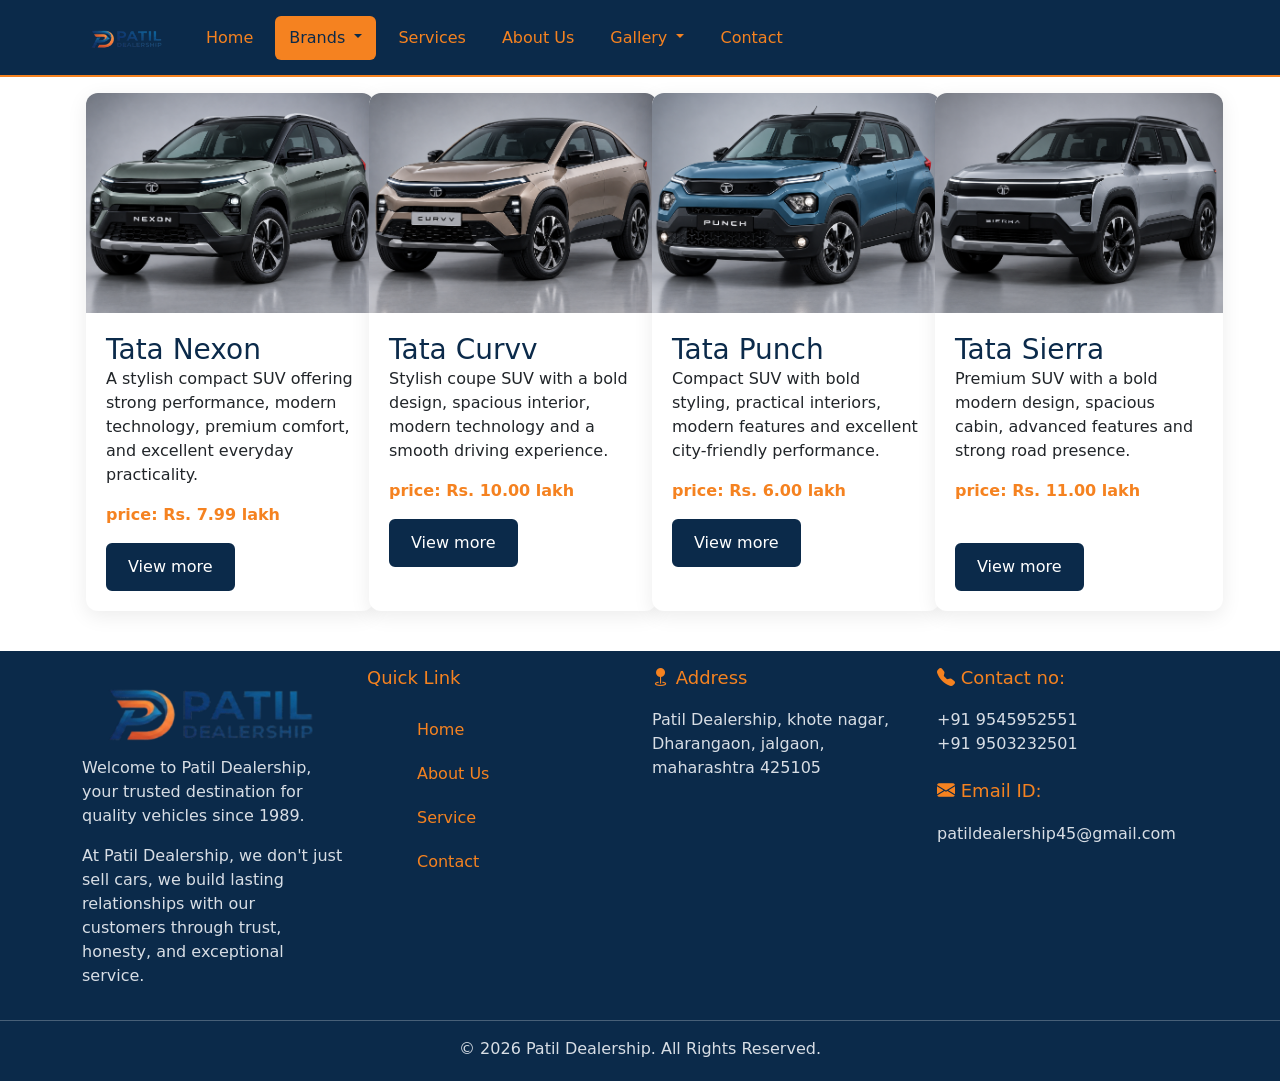
<file: tata.html>
<!doctype html>
<html lang="en">
    <head>
        <meta charset="utf-8">
        <meta name="viewport" content="width=device-width, initial-scale=1">
        <title>Tata</title>

        <link
            href="https://cdn.jsdelivr.net/npm/bootstrap@5.3.8/dist/css/bootstrap.min.css"
            rel="stylesheet"
            integrity="sha384-sRIl4kxILFvY47J16cr9ZwB07vP4J8+LH7qKQnuqkuIAvNWLzeN8tE5YBujZqJLB"
            crossorigin="anonymous">

            <link rel="stylesheet"
            href="https://cdn.jsdelivr.net/npm/bootstrap-icons@1.13.1/font/bootstrap-icons.min.css">

        <link rel="stylesheet" href="css/style.css">
    </head>
    <body class="page-bg ">
        <header>
            <nav class="navbar navbar-expand-lg secondary-bg">
                <div class="container">
                    <a class="navbar-brand" href="#"><img src="images/logo.png"
                            width="100"></a>
                    <button class="navbar-toggler third-bg" type="button"
                        data-bs-toggle="collapse"
                        data-bs-target="#navbarSupportedContent"
                        aria-controls="navbarSupportedContent"
                        aria-expanded="false" aria-label="Toggle navigation">
                        <span class="navbar-toggler-icon"></span>
                    </button>
                    <div class="collapse navbar-collapse"
                        id="navbarSupportedContent">
                        <ul class="navbar-nav me-auto mb-2 mb-lg-0">
                            <li class="nav-item ">
                                <a class="nav-link text-nav secondary-text"
                                    href="index.html">Home</a>
                            </li>
                        
                                <li class="nav-item dropdown">
                                    <a
                                        class="nav-link text-nav dropdown-toggle secondary-text active-menu"
                                        href="#"
                                        role="button" data-bs-toggle="dropdown"
                                        aria-expanded="false">
                                        Brands
                                    </a>
                                    <ul class="dropdown-menu">
                                        <li><a
                                                class="dropdown-item text-nav secondary-text"
                                                href="bmw.html">BMW</a></li>
                                        <li><a
                                                class="dropdown-item text-nav secondary-text"
                                                href="mercedes.html">Mercedes-Benz</a></li>
                                        <li><a
                                                class="dropdown-item text-nav secondary-text"
                                                href="bugatti.html">Bugatti</a></li>
                                        <li><a
                                                class="dropdown-item text-nav secondary-text"
                                                href="tata.html">Tata</a></li>
                                    </ul>
                                </li>
                            </li>


                            <li class="nav-item">
                                <a class="nav-link text-nav secondary-text"
                                    href="services.html">Services</a>
                            </li>

                            <li class="nav-item ">
                                <a class="nav-link text-nav secondary-text"
                                    href="about.html">About
                                    Us</a>
                            </li>

                            <li class="nav-item dropdown">
                                <a
                                    class="nav-link text-nav dropdown-toggle  secondary-text"
                                    href="#"
                                    role="button" data-bs-toggle="dropdown"
                                    aria-expanded="false">
                                    Gallery
                                </a>
                                <ul class="dropdown-menu">
                                    <li><a
                                            class="dropdown-item text-nav  secondary-text"
                                            href="photo.html">Photo</a></li>
                                    <li><a
                                            class="dropdown-item text-nav  secondary-text"
                                            href="video.html">Video</a></li>
                                </ul>
                            </li>

                            <li class="nav-item">
                                <a class="nav-link text-nav secondary-text "
                                    href="contact.html">Contact</a>
                            </li>

                        </ul>
                    </div>
                </div>
            </nav>
        </header>

        <main>
                <section >
                    <div class="container p-3 ">
                        <div class="row">
                            <div class="col-md-3 mb-2">
                                <div class="car-card" style="width: 18rem;">
                                    <img src="images/tata nexon.png"
                                        class="card-img-top" alt="Tata Nexon">
                                    <div class="car-card-body">
                                        <h3 class="card-title">Tata Nexon</h5>
                                        <p class="card-text">A stylish compact SUV offering strong performance, modern technology, premium comfort, and excellent everyday practicality.</p>
                                        <p class="car-price">price: Rs. 7.99 lakh</p>
                                        <button type="button"
                                            class="btn primary-btn"
                                            data-bs-toggle="modal"
                                            data-bs-target="#Tata_Nexon">
                                            View more
                                        </button>
                                    </div>
                                </div>
                            </div>
                            <div class="col-md-3 mb-2">
                                <div class="car-card" style="width: 18rem;">
                                    <img src="images/Tata Curvv.png"
                                        class="card-img-top" alt="Tata Curvv">
                                    <div class="car-card-body">
                                        <h3 class="card-title">Tata Curvv</h5>
                                        <p class="card-text">Stylish coupe SUV with a bold design, spacious interior, modern technology and a smooth driving experience.</p>
                                        <p class="car-price">price: Rs. 10.00 lakh</p>
                                        <button type="button"
                                            class="btn primary-btn"
                                            data-bs-toggle="modal"
                                            data-bs-target="#Tata_Curvv">
                                            View more
                                        </button>
                                    </div>
                                </div>
                            </div>
                            <div class="col-md-3 mb-2">
                                <div class="car-card" style="width: 18rem;">
                                    <img
                                        src="images/Tata punch.png"
                                        class="card-img-top" alt="BMW M2">
                                    <div class="car-card-body">
                                        <h3 class="card-title">Tata Punch</h5>
                                        <p class="card-text">Compact SUV with bold styling, practical interiors, modern features and excellent city-friendly performance.</p>
                                        <p class="car-price">price: Rs. 6.00 lakh</p>
                                        <button type="button"
                                            class="btn primary-btn"
                                            data-bs-toggle="modal"
                                            data-bs-target="#Tata_punch">
                                            View more
                                        </button>
                                    </div>
                                </div>
                            </div>
                            <div class="col-md-3 mb-2">
                                <div class="car-card" style="width: 18rem;">
                                    <img
                                        src="images/Tata sierra.png"
                                        class="card-img-top" alt="BMW M2">
                                    <div class="car-card-body">
                                        <h3 class="card-title">Tata Sierra</h5>
                                        <p class="card-text">Premium SUV with a bold modern design, spacious cabin, advanced features and strong road presence.</p>
                                        <p class="car-price">price: Rs. 11.00 lakh</p>
                                        <br>
                                        <button type="button"
                                            class="btn primary-btn"
                                            data-bs-toggle="modal"
                                            data-bs-target="#Tata_sierra">
                                            View more
                                        </button>
                                    </div>
                                </div>
                            </div>
                        </div>
                    </div>
                </section>

            <!-- Modal -->
            <div class="modal fade" id="Tata_Nexon" tabindex="-1"
                aria-labelledby="exampleModalLabel" aria-hidden="true">
                <div class="modal-dialog modal-dialog-scrollable modal-xl">
                    <div class="modal-content">
                        <div class="modal-header secondary-bg ">
                            <h1 class="modal-title fs-5 secondary-text"
                                id="exampleModalLabel">Tata Nexon</h1>
                            <button type="button" class="btn-close third-bg"
                                data-bs-dismiss="modal"
                                aria-label="Close"></button>
                        </div>
                        <div class="modal-body">
                            <div class="container">
                                <div class="row">
                                    <div class="col-md-6 mb-3">
                                        <img src="images/tata nexon.png"
                                            class="img-fluid img-radius">
                                    </div>
                                    <div class="col-md-6">
                                        <h3>Tata Nexon</h3>
                                        <ul>
                                            <li>Engine: 1.2L Turbocharged Petrol</li>
                                            <li>Power: 118 HP</li>
                                            <li>Torque: 170 Nm</li>
                                            <li>0–100 km/h: ~11 seconds</li>
                                            <li>Top Speed: ~180 km/h</li>
                                            <li>Transmission: 6-Speed Manual / 6-Speed AMT / 7-Speed DCA</li>
                                            <li>Drive: Front-Wheel Drive</li>
                                            <li>Fuel: Petrol</li>
                                            <li>Seats: 5</li>
                                            <li>Body: Compact SUV</li>
                                            <li class="car-price">Price: Rs. 7.99 Lakh</li>
                                        </ul>
                                    </div>
                                    <div class="col-md-4">
                                        <img src="images/tata nexon 1.png" alt
                                            class="img-fluid">
                                    </div>
                                    <div class="col-md-4">
                                        <img src="images/tata nexon 2.png"
                                            class="img-fluid ">
                                    </div>
                                    <div class="col-md-4">
                                        <img src="images/tata nexon 3.png"
                                            class="img-fluid">
                                    </div>
                                </div>
                            </div>
                        </div>
                        <div class="modal-footer secondary-bg">
                            <button type="button"
                                class="btn primary-btn"
                                data-bs-toggle="modal"
                                data-bs-target="#book_meating">
                                Book meating
                            </button>
                        </div>
                    </div>
                </div>
            </div>

            <div class="modal fade" id="Tata_Curvv" tabindex="-1"
                aria-labelledby="exampleModalLabel" aria-hidden="true">
                <div
                    class="modal-dialog modal-dialog-scrollable modal-xl">
                    <div class="modal-content">
                        <div class="modal-header secondary-bg ">
                            <h1 class="modal-title fs-5 secondary-text"
                                id="exampleModalLabel">Tata Curvv</h1>
                            <button type="button" class="btn-close third-bg"
                                data-bs-dismiss="modal"
                                aria-label="Close"></button>
                        </div>
                        <div class="modal-body">
                            <div class="container">
                                <div class="row">
                                    <div class="col-md-6 mb-3">
                                        <img src="images/Tata Curvv.png"
                                            class="img-fluid img-radius">
                                    </div>
                                    <div class="col-md-6">
                                        <h3>Tata Curvv</h3>
                                        <ul>
                                            <li>Engine: 1.2L Turbocharged Petrol</li>
                                            <li>Power: 123 HP</li>
                                            <li>Torque: 225 Nm</li>
                                            <li>0–100 km/h: ~10 seconds</li>
                                            <li>Top Speed: ~180 km/h</li>
                                            <li>Transmission: 6-Speed Manual / 7-Speed DCA</li>
                                            <li>Drive: Front-Wheel Drive</li>
                                            <li>Fuel: Petrol</li>
                                            <li>Seats: 5</li>
                                            <li>Body: SUV Coupe</li>
                                            <li class="car-price">Price: Rs. 10.00 Lakh</li>
                                        </ul>
                                    </div>
                                    <div class="col-md-4">
                                        <img src="images/Tata Curvv 1.png"
                                            class="img-fluid">
                                    </div>
                                    <div class="col-md-4">
                                        <img src="images/Tata Curvv 2.png"
                                            class="img-fluid ">
                                    </div>
                                    <div class="col-md-4">
                                        <img src="images/Tata Curvv 3.png"
                                            class="img-fluid">
                                    </div>
                                </div>
                            </div>
                        </div>
                        <div class="modal-footer secondary-bg">
                            <button type="button"
                                class="btn primary-btn"
                                data-bs-toggle="modal"
                                data-bs-target="#book_meating">
                                Book meating
                            </button>
                        </div>
                    </div>
                </div>
            </div>

            <div class="modal fade" id="Tata_punch" tabindex="-1"
                aria-labelledby="exampleModalLabel" aria-hidden="true">
                <div class="modal-dialog modal-dialog-scrollable modal-xl">
                    <div class="modal-content">
                        <div class="modal-header secondary-bg ">
                            <h1 class="modal-title fs-5 secondary-text"
                                id="exampleModalLabel">Tata Punch</h1>
                            <button type="button" class="btn-close third-bg"
                                data-bs-dismiss="modal"
                                aria-label="Close"></button>
                        </div>
                        <div class="modal-body">
                            <div class="container">
                                <div class="row">
                                    <div class="col-md-6 mb-3">
                                        <img src="images/Tata punch.png"
                                            class="img-fluid img-radius">
                                    </div>
                                    <div class="col-md-6">
                                        <h3>Tata Punch</h3>
                                        <ul>
                                            <li>Engine: 1.2L Petrol</li>
                                            <li>Power: 87 HP</li>
                                            <li>Torque: 115 Nm</li>
                                            <li>0–100 km/h: ~18 sec</li>
                                            <li>Transmission: 5-Speed Manual / AMT</li>
                                            <li>Drive: Front-Wheel Drive</li>
                                            <li>Fuel: Petrol</li>
                                            <li>Seats: 5</li>
                                            <li class="car-price">Price: Rs. 6.00 Lakh</li>
            
                                        </ul>

                                    </div>
                                    <div class="col-md-4">
                                        <img src="images/Tata punch 1.png" alt
                                            class="img-fluid">
                                    </div>
                                    <div class="col-md-4">
                                        <img src="images/Tata punch 2.png"
                                            class="img-fluid ">
                                    </div>
                                    <div class="col-md-4">
                                        <img src="images/Tata punch 3.png"
                                            class="img-fluid">
                                    </div>
                                </div>
                            </div>
                        </div>
                        <div class="modal-footer secondary-bg">
                            <button type="button"
                                class="btn primary-btn"
                                data-bs-toggle="modal"
                                data-bs-target="#book_meating">
                                Book meating
                            </button>
                        </div>
                    </div>
                </div>
            </div>

            <div class="modal fade" id="Tata_sierra" tabindex="-1"
                aria-labelledby="exampleModalLabel" aria-hidden="true">
                <div class="modal-dialog modal-dialog-scrollable modal-xl">
                    <div class="modal-content">
                        <div class="modal-header secondary-bg ">
                            <h1 class="modal-title fs-5 secondary-text"
                                id="exampleModalLabel">Tata Sierra</h1>
                            <button type="button" class="btn-close third-bg"
                                data-bs-dismiss="modal"
                                aria-label="Close"></button>
                        </div>
                        <div class="modal-body">
                            <div class="container">
                                <div class="row">
                                    <div class="col-md-6 mb-3">
                                        <img src="images/Tata sierra.png"
                                            class="img-fluid img-radius">
                                    </div>
                                    <div class="col-md-6">
                                        <h3>Tata Sierra</h3>
                                        <ul>
                                            <li>Engine: 1.5L Turbo Petrol</li>
                                            <li>Power: ~160 HP</li>
                                            <li>Torque: ~250 Nm</li>
                                            <li>0–100 km/h: ~10 sec</li>
                                            <li>Transmission: 6-Speed Manual / Automatic</li>
                                            <li>Drive: Front-Wheel Drive</li>
                                            <li>Fuel: Petrol</li>
                                            <li>Seats: 5</li>
                                            <li class="car-price">Price: Rs. 11.00 Lakh</li>
                                        </ul>
                                    </div>
                                    <div class="col-md-4">
                                        <img src="images/Tata sierra 1.png" alt
                                            class="img-fluid">
                                    </div>
                                    <div class="col-md-4">
                                        <img src="images/Tata sierra 2.png"
                                            class="img-fluid ">
                                    </div>
                                    <div class="col-md-4">
                                        <img src="images/Tata sierra 3.png"
                                            class="img-fluid">
                                    </div>
                                </div>
                            </div>
                        </div>
                        <div class="modal-footer secondary-bg">
                            <button type="button"
                                class="btn primary-btn"
                                data-bs-toggle="modal"
                                data-bs-target="#book_meating">
                                Book meating
                            </button>
                        </div>
                    </div>
                </div>
            </div>

            <!-- meating booking model -->
            <div class="modal fade" id="book_meating" tabindex="-1"
                aria-labelledby="exampleModalLabel" aria-hidden="true">
                <div class="modal-dialog modal-dialog-scrollable modal-lg">
                    <div class="modal-content">
                        <div class="modal-header secondary-bg ">
                            <h1 class="modal-title fs-5 secondary-text"
                                id="exampleModalLabel">book meation</h1>
                            <button type="button" class="btn-close third-bg"
                                data-bs-dismiss="modal"
                                aria-label="Close"></button>
                        </div>
                        <div class="modal-body">
                            <div class="container">
                                <div class="row">
                                    <form action>
                                        <div class="mb-3">
                                            <label for="exampleFormControlInput1"
                                                class="form-label secondary-text">Full
                                                Name</label>
                                            <input id="nameInput" type="taxt" class="form-control"
                                                placeholder="Enter Full Name :">
                                        </div>
                                    <div class="mb-3">
                                        <label for="exampleFormControlInput1"
                                            class="form-label secondary-text">Email
                                            address</label>
                                        <input type="email" class="form-control"
                                            placeholder="example@gmail.com">
                                    </div>
                                    <div class="mb-3">
                                        <label for="exampleFormControlInput1"
                                            class="form-label secondary-text">Select Date and
                                            time</label>
                                        <input type="datetime-local" class="form-control">
                                    </div>
                                    <div class="mb-3">
                                        <label
                                            for="exampleFormControlTextarea1 "
                                            class="form-label secondary-text">Comente</label>
                                        <textarea class="form-control"
                                            id="exampleFormControlTextarea1"
                                            rows="3"></textarea>
                                    </div>
                                </form>
                                </div>
                            </div>
                        </div>
                        
                        <div class="modal-footer secondary-bg">
                            <button id="bookMeetingBtn" type="button" class="btn primary-btn"
                                data-bs-dismiss="modal" onclick="meating_book()">Book meating</button>
                        </div>
                    </div>
                </div>
            </div>
            <!-- meating booking model -->
        </main>

       <footer class="secondary-bg mt-3 pt-3">
        <div class="container">
            <div class="row">
                <div class="col-md-3 secondary-text">
                    <img src="images/logo.png" alt="logo" class="img-fluid">
                    <p>Welcome to Patil Dealership, your trusted destination
                        for quality vehicles since 1989. </p>
                    <p>At Patil
                        Dealership, we don't just sell cars, we build
                        lasting relationships with our customers through
                        trust, honesty, and exceptional service.</p>
                </div>
                <div class="col-md-3 secondary-text">
                    <h2>Quick Link</h2>
                    <ul class="list-style-none secondary-text">
                        <li><a href="index.html" class="nav-link">Home</a></li>
                        <li><a href="about.html" class="nav-link">About
                                Us</a></li>
                        <li><a href="services.html" class="nav-link">Service</a></li>
                        <li><a href="contact.html" class="nav-link">Contact
                            </a></li>
                    </ul>
                </div>
                <div class="col-md-3 secondary-text">
                    <h2><i class="bi bi-geo-fill"></i> Address </h2>
                    <p> Patil Dealership, khote nagar, Dharangaon, jalgaon, maharashtra 425105</p>
                </div>
                <div class="col-md-3 secondary-text">

                    <h2><i class="bi bi-telephone-fill"></i> Contact no:</h2>
                    <a href="tel:+919545952551">+91 9545952551</a><br>
                    <a href="tel:+919503232501">+91 9503232501</a>
                        <br><br>
                        <h2><i class="bi bi-envelope-fill"></i> Email ID:</h2>
                    <a href="mailto:patildealership45@gmail.com">patildealership45@gmail.com </a>
                </div>
            </div>
        </div>
    <div class="footer-bottom">
                <hr>
                <p class="text-center mb-0">
                    © 2026 Patil Dealership. All Rights Reserved.
                </p>
            </div>
        </footer>

        <script>
            document.getElementById("bookMeetingBtn").addEventListener("click", function() {
                let name = document.getElementById("nameInput").value;

                if (name.trim() === "") {
                    alert("Please enter your name!");
                    return;
                }

                alert("Thank you " + name + ", Your Meating is Booked ");
            });
        </script>
        <script
            src="https://cdn.jsdelivr.net/npm/bootstrap@5.3.8/dist/js/bootstrap.bundle.min.js"
            integrity="sha384-FKyoEForCGlyvwx9Hj09JcYn3nv7wiPVlz7YYwJrWVcXK/BmnVDxM+D2scQbITxI"
            crossorigin="anonymous"></script>
    </body>
</html>
</file>
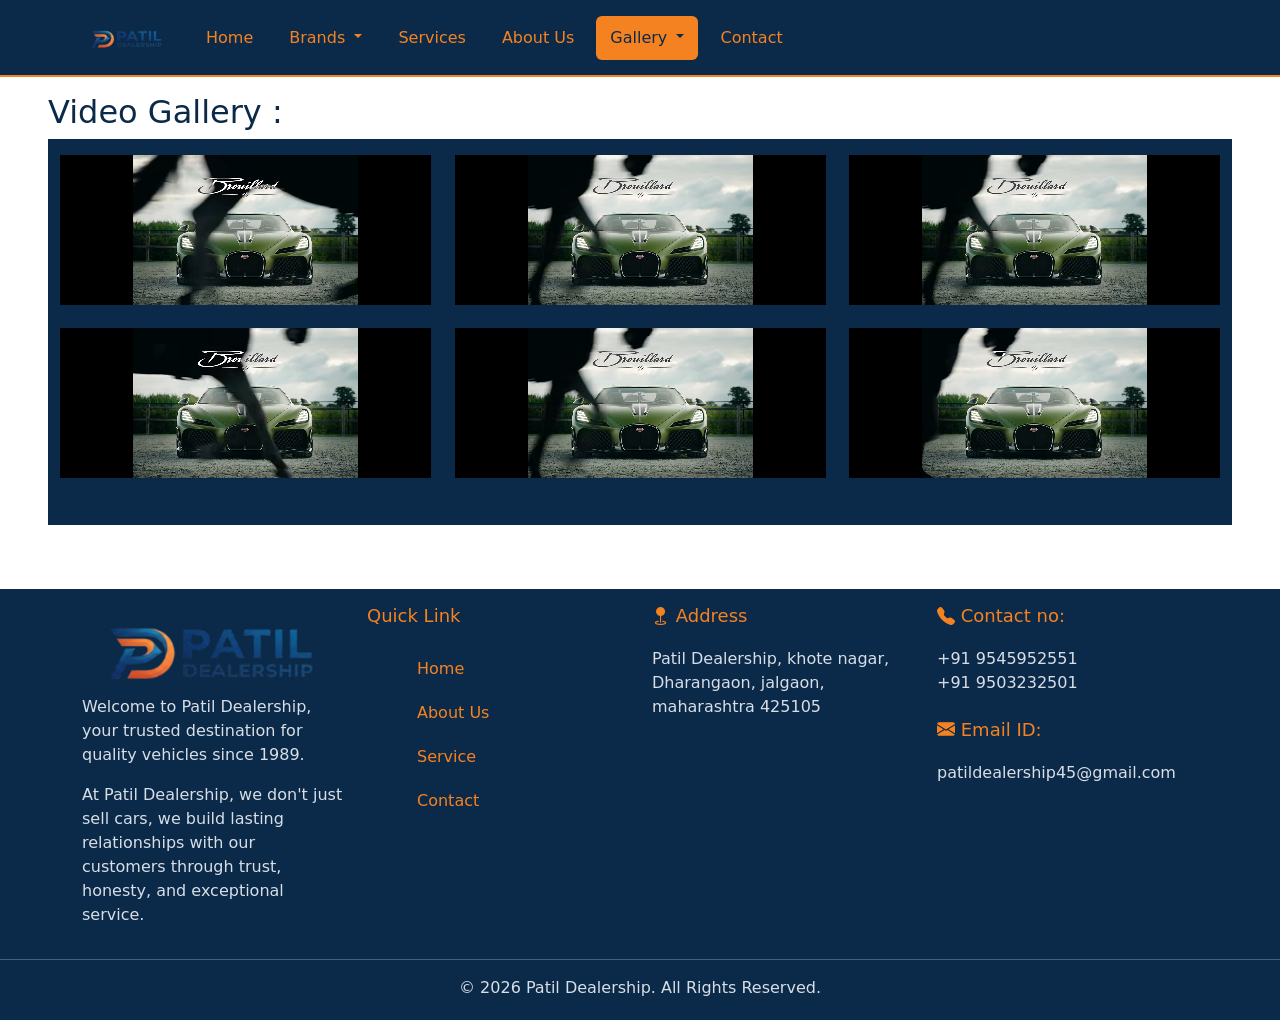
<file: video.html>
<!doctype html>
<html lang="en">
    <head>
        <meta charset="utf-8">
        <meta name="viewport" content="width=device-width, initial-scale=1">
        <title>Video</title>

        <link
            href="https://cdn.jsdelivr.net/npm/bootstrap@5.3.8/dist/css/bootstrap.min.css"
            rel="stylesheet"
            integrity="sha384-sRIl4kxILFvY47J16cr9ZwB07vP4J8+LH7qKQnuqkuIAvNWLzeN8tE5YBujZqJLB"
            crossorigin="anonymous">

        <link rel="stylesheet"
            href="https://cdn.jsdelivr.net/npm/bootstrap-icons@1.13.1/font/bootstrap-icons.min.css">

        <link rel="stylesheet" href="css/style.css">
    </head>
    <body class="page-bg ">
        <header>
            <nav class="navbar navbar-expand-lg secondary-bg">
                <div class="container">
                    <a class="navbar-brand" href="index.html"><img
                            src="images/logo.png"
                            width="100"></a>
                    <button class="navbar-toggler third-bg" type="button"
                        data-bs-toggle="collapse"
                        data-bs-target="#navbarSupportedContent"
                        aria-controls="navbarSupportedContent"
                        aria-expanded="false" aria-label="Toggle navigation">
                        <span class="navbar-toggler-icon"></span>
                    </button>
                    <div class="collapse navbar-collapse"
                        id="navbarSupportedContent">
                        <ul class="navbar-nav me-auto mb-2 mb-lg-0">
                            <li class="nav-item ">
                                <a class="nav-link text-nav secondary-text"
                                    href="index.html">Home</a>
                            </li>
                            <li class="nav-item dropdown">
                                <a
                                    class="nav-link text-nav dropdown-toggle secondary-text"
                                    href="#"
                                    role="button" data-bs-toggle="dropdown"
                                    aria-expanded="false">
                                    Brands
                                </a>
                                <ul class="dropdown-menu">
                                    <li><a
                                            class="dropdown-item text-nav secondary-text"
                                            href="bmw.html">BMW</a></li>
                                    <li><a
                                            class="dropdown-item text-nav secondary-text"
                                            href="mercedes.html">Mercedes-Benz</a></li>
                                    <li><a
                                            class="dropdown-item text-nav secondary-text"
                                            href="bugatti.html">Bugatti</a></li>
                                    <li><a
                                            class="dropdown-item text-nav secondary-text"
                                            href="tata.html">Tata</a></li>
                                </ul>
                            </li>

                            <li class="nav-item">
                                <a class="nav-link text-nav secondary-text"
                                    href="services.html">Services</a>
                            </li>

                            <li class="nav-item ">
                                <a class="nav-link text-nav secondary-text"
                                    href="about.html">About
                                    Us</a>
                            </li>

                            <li class="nav-item dropdown">
                                <a
                                    class="nav-link text-nav dropdown-toggle active-menu secondary-text"
                                    href="#"
                                    role="button" data-bs-toggle="dropdown"
                                    aria-expanded="false">
                                    Gallery
                                </a>
                                <ul class="dropdown-menu">
                                    <li><a
                                            class="dropdown-item text-nav  secondary-text"
                                            href="photo.html">Photo</a></li>
                                    <li><a
                                            class="dropdown-item text-nav  secondary-text"
                                            href="video.html">Video</a></li>
                                </ul>
                            </li>

                            <li class="nav-item">
                                <a class="nav-link text-nav secondary-text"
                                    href="contact.html">Contact</a>
                            </li>
                        </ul>
                    </div>
                </div>
            </nav>
        </header>

        <main>
            <!-- Gallery start -->
            <section class="pt-3 p-5">
                <h2 class="primary-text">Video Gallery : </h2>

                <div
                    class="container-fluid pt-3 pb-3 secondary-text secondary-bg">
                    <div class="row mb-2">
                        <div class="col-md-4 mb-3">
                            <iframe src="video/videoplayback (2).mp4"
                                width="100%" frameborder="0"></iframe>
                        </div>
                        <div class="col-md-4 mb-3">
                            <iframe src="video/videoplayback (2).mp4"
                                width="100%" frameborder="0"></iframe>
                        </div>
                        <div class="col-md-4 mb-3">
                            <iframe src="video/videoplayback (2).mp4"
                                width="100%" frameborder="0"></iframe>
                        </div>

                        <div class="col-md-4 mb-3">
                            <iframe src="video/videoplayback (2).mp4"
                                width="100%" frameborder="0"></iframe>
                        </div>
                        <div class="col-md-4 mb-3">
                            <iframe src="video/videoplayback (2).mp4"
                                width="100%" frameborder="0"></iframe>
                        </div>
                        <div class="col-md-4 mb-3">
                            <iframe src="video/videoplayback (2).mp4"
                                width="100%" frameborder="0"></iframe>
                        </div>

                    </div>
                </div>

            </section>
            <!-- Gallery end -->
        </main>

        <footer class="secondary-bg mt-3 pt-3">
            <div class="container">
                <div class="row">
                    <div class="col-md-3 secondary-text">
                        <img src="images/logo.png" alt="logo" class="img-fluid">
                        <p>Welcome to Patil Dealership, your trusted destination
                            for quality vehicles since 1989. </p>
                        <p>At Patil
                            Dealership, we don't just sell cars, we build
                            lasting relationships with our customers through
                            trust, honesty, and exceptional service.</p>
                    </div>
                    <div class="col-md-3 secondary-text">
                        <h2>Quick Link</h2>
                        <ul class="list-style-none secondary-text">
                            <li><a href="index.html"
                                    class="nav-link">Home</a></li>
                            <li><a href="about.html" class="nav-link">About
                                    Us</a></li>
                            <li><a href="services.html"
                                    class="nav-link">Service</a></li>
                            <li><a href="contact.html" class="nav-link">Contact
                                </a></li>
                        </ul>
                    </div>
                    <div class="col-md-3 secondary-text">
                        <h2><i class="bi bi-geo-fill"></i> Address </h2>
                        <p> Patil Dealership, khote nagar, Dharangaon, jalgaon,
                            maharashtra 425105</p>
                    </div>
                    <div class="col-md-3 secondary-text">

                        <h2><i class="bi bi-telephone-fill"></i> Contact
                            no:</h2>
                        <a href="tel:+919545952551">+91 9545952551</a><br>
                        <a href="tel:+919503232501">+91 9503232501</a>
                        <br><br>
                        <h2><i class="bi bi-envelope-fill"></i> Email ID:</h2>
                        <a href="mailto:patildealership45@gmail.com">patildealership45@gmail.com </a>
                    </div>
                </div>
            </div>
        <div class="footer-bottom">
                <hr>
                <p class="text-center mb-0">
                    © 2026 Patil Dealership. All Rights Reserved.
                </p>
            </div>
        </footer>

        <script
            src="https://cdn.jsdelivr.net/npm/bootstrap@5.3.8/dist/js/bootstrap.bundle.min.js"
            integrity="sha384-FKyoEForCGlyvwx9Hj09JcYn3nv7wiPVlz7YYwJrWVcXK/BmnVDxM+D2scQbITxI"
            crossorigin="anonymous"></script>
    </body>
</html>
</file>
<file: css/style.css>
/* all background start */

.primary-text {
    color: #0B2A4A;
}

.secondary-text {
    color: #F58220;
}

.primary-bg {
    background-color: #F7F9FC;
}

.secondary-bg {
    background-color: #0B2A4A;
}

.third-bg{
    background-color: #F58220;
}

/* all background end */

/* all btn start */
.primary-btn {
    color: #0B2A4A;
    background-color: #F58220;
    
}

.primary-btn:hover {
    color: #F58220;
    background-color: #0B2A4A;
    border: 4px solid #F58220;
}

.primary-btn {
    color: white;
    background: #0B2A4A;
    border: 2px solid #0B2A4A;
    padding: 10px 20px;
    border-radius: 6px;
    transition: 0.3s ease;
}

.primary-btn:hover {
    color: #0B2A4A;
    background: #F58220;
    border-color: #F58220;
}

.normal-btn{
    color: #F58220;
    background-color: #0B2A4A;
    border-radius: 6px;
}

.normal-btn:hover{
    color: #0B2A4A;
    background-color: #F58220;
    border-radius: 6px;
    transform: scale(1.1);
}
/* all btn end */

/* header section start  */

header {
    position: sticky;
    top: 0;
    z-index: 1030;
    border-bottom: 2px solid #F58220;
}

.navbar {
    min-height: 75px;
}

.navbar-brand img {
    width: 90px;
    height: auto;
}

.nav-link {
    margin: 0 4px;
    padding: 10px 14px !important;
    border-radius: 6px;
    transition: 0.3s ease;
}

.nav-link:hover {
    color: #0B2A4A !important;
    background-color: #F58220;
}

.active-menu {
    color: #0B2A4A !important;
    background-color: #F58220;
    border: none;
    border-radius: 6px;
}

.navbar-toggler {
    border: none;
    padding: 8px 10px;
}

.navbar-toggler:focus {
    box-shadow: none;
}

@media (max-width: 991px) {
    .navbar-nav {
        padding-top: 15px;
    }

    .nav-link {
        margin: 3px 0;
    }
}
/* header section end */

/* Hero section start*/

.hero {
    position: relative;
    height: 520px;
    overflow: hidden;
}

.hero-img {
    width: 100%;
    height: 100%;
    object-fit: cover;
}

.hero-overlay {
    position: absolute;
    inset: 0;
    display: flex;
    align-items: center;
    background: linear-gradient(
        90deg,
        rgba(11, 42, 74, 0.85),
        rgba(11, 42, 74, 0.25),
        transparent
    );
}

.hero-overlay h1 {
    color: white;
    font-size: clamp(2.2rem, 5vw, 4.5rem);
    font-weight: 700;
    max-width: 650px;
}

.hero-overlay p {
    color: white;
    font-size: 1.2rem;
    max-width: 550px;
}

.hero-btn {
    background: #F58220;
    color: #0B2A4A;
    padding: 12px 25px;
    font-weight: 600;
    border-radius: 6px;
}

.hero-btn:hover {
    background: white;
    color: #0B2A4A;
}

@media (max-width: 576px) {
    .hero {
        height: 420px;
    }

    .hero-overlay {
        text-align: center;
        background: rgba(11, 42, 74, 0.55);
    }

    .hero-overlay p {
        font-size: 1rem;
    }
    .hero-img {
        display: none;
    }
}

/* hero section end */

/* about section start */
.about-preview {
    background: #F7F9FC;
}

.about-image {
    overflow: hidden;
    border-radius: 12px;
}

.about-image img {
    width: 100%;
    transition: transform 0.5s ease;
}

.about-image:hover img {
    transform: scale(1.04);
}

.section-label {
    color: #F58220;
    font-size: 14px;
    font-weight: 700;
    letter-spacing: 2px;
}

.about-preview h2 {
    color: #0B2A4A;
    font-size: 2.5rem;
    font-weight: 700;
}

.about-preview h2 span {
    color: #F58220;
}

.about-preview p {
    color: #555;
    line-height: 1.8;
}

/* about section end */

/* brand section start */
.brand-card {
    height: 100%;
    border: none;
    border-radius: 12px;
    overflow: hidden;
    background: white;
    box-shadow: 0 5px 20px rgba(0,0,0,0.08);
    transition: 0.3s ease;
}

.brand-card:hover {
    transform: translateY(-8px);
    box-shadow: 0 15px 35px rgba(0,0,0,0.15);
}

.brand-card img {
    height: 180px;
    object-fit: contain;
    padding: 25px;
    background: #fff;
}

.brand-card .card-body {
    display: flex;
    flex-direction: column;
    align-items: center;
}

.brand-card .btn {
    margin-top: auto;
}

.brands-section {
    padding: 80px 0;
    background: #ffffff;
}

.section-title {
    text-align: center;
    color: #0B2A4A;
    font-size: 2.3rem;
    font-weight: 700;
    margin-bottom: 45px;
}

.section-title::after {
    content: "";
    display: block;
    width: 60px;
    height: 4px;
    background: #F58220;
    margin: 12px auto 0;
}

/* brand section end */

/* about page start */

.info-card {
    height: 100%;
    padding: 35px;
    background: white;
    border-radius: 12px;
    box-shadow: 0 5px 20px rgba(0,0,0,0.08);
}

.info-card i {
    font-size: 40px;
    color: #F58220;
}

.info-card h3 {
    color: #0B2A4A;
    margin: 15px 0;
}

/* about page end */

/* services page start */

.services_card {
    height: 100%;
    border: none;
    border-radius: 12px;
    overflow: hidden;
    box-shadow: 0 5px 20px rgba(0,0,0,0.08);
    transition: 0.3s ease;
}

.services_card:hover {
    transform: translateY(-7px);
}

.services_card img {
    height: 200px;
    object-fit: cover;
}

/* services page end */

/* car card start */

.car-card {
    height: 100%;
    background: white;
    border: none;
    border-radius: 12px;
    overflow: hidden;
    box-shadow: 0 5px 20px rgba(0,0,0,0.08);
    transition: 0.3s ease;
}

.car-card:hover {
    transform: translateY(-8px);
}

.car-card img {
    width: 100%;
    height: 220px;
    object-fit: cover;
}

.car-card-body {
    padding: 20px;
}

.car-card h3 {
    color: #0B2A4A;
}

.car-price {
    color: #F58220;
    font-weight: 700;
}

/* car card end */

/* footer start*/
footer {
    background: #0B2A4A;
    color: white;
    padding: 60px 0 20px;
}

footer h2 {
    font-size: 18px;
    margin-bottom: 20px;
    color: #F58220;
}

footer p, footer a {
    color: #d8dee5;
}

footer a {
    text-decoration: none;
}

footer a:hover {
    color: #F58220;
}

footer .footer-logo {
    width: 110px;
    margin-bottom: 15px;
}

/* footer end */

.list-style-none {
    list-style: none;
}

.icon_size{
    font-size: 50px;
}

.align_center{
    display: flex;
    justify-content: center;

}
.bi-pin-map-fill{
    font-size: 25px;
    color: #0B2A4A;
}
.bi-telephone{
    font-size: 25px;
    color: #0B2A4A;
}

.img-radius{
    border-radius: 12px;
}

.a_deco {
    color: #0B2A4A;
    text-decoration: none;
}

.page-label{
    color: #F58220;
    font-size: 25px;
    font-weight: 800;
    letter-spacing: 2px;
}
</file>
